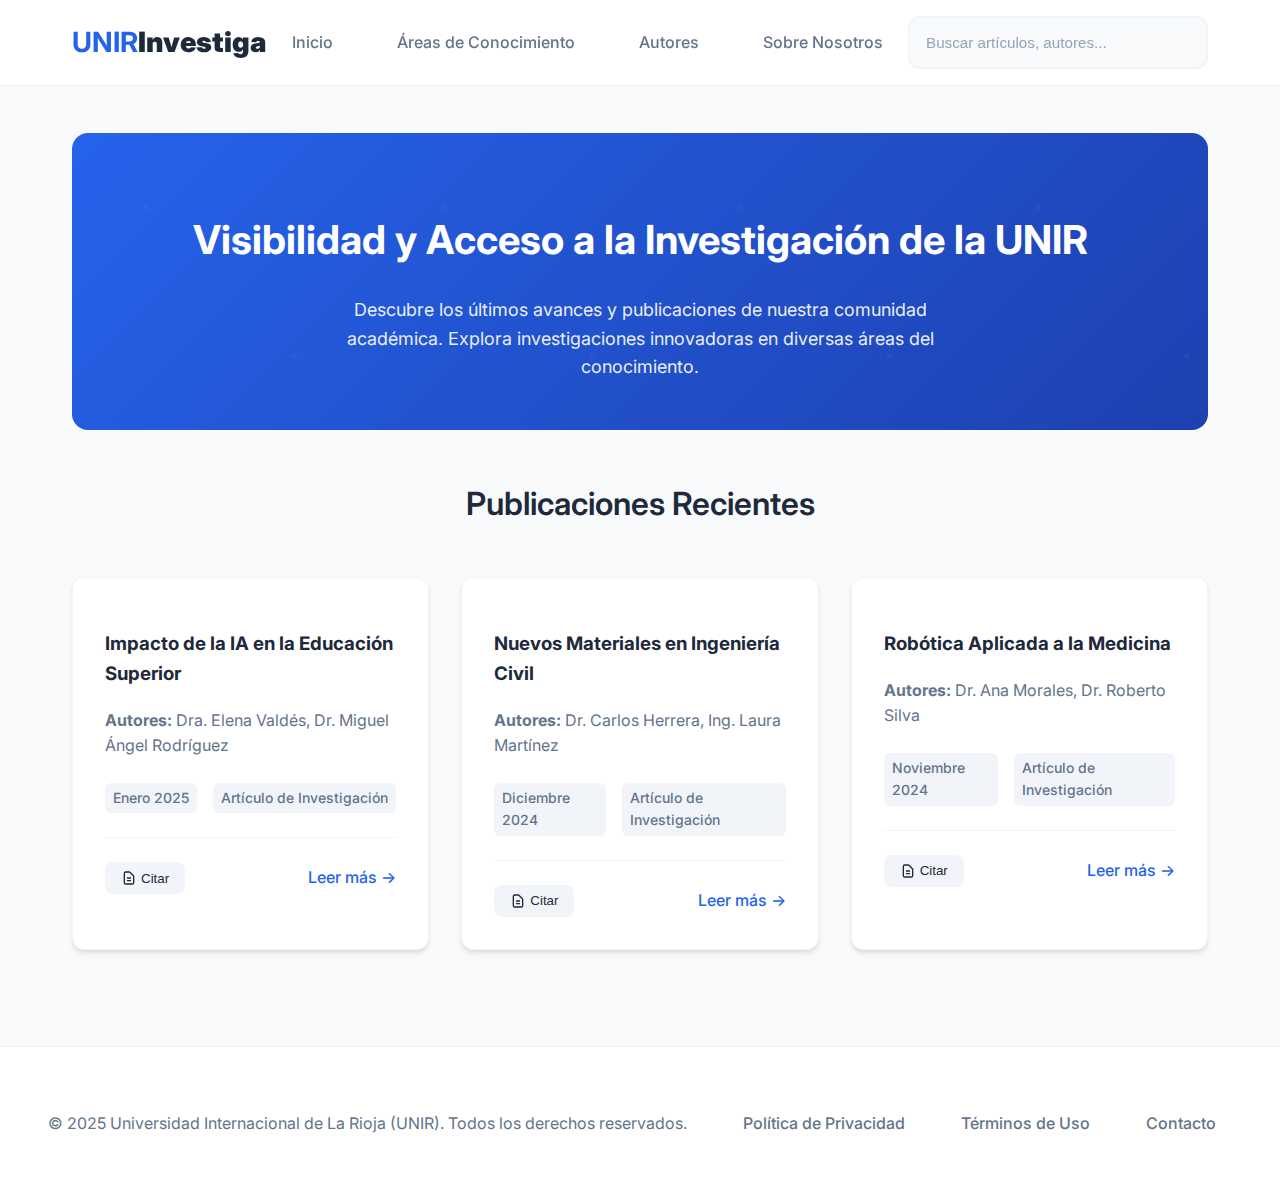
<file: index.html>
<!DOCTYPE html>
<html lang="es">
<head>
    <meta charset="UTF-8">
    <meta name="viewport" content="width=device-width, initial-scale=1.0">
    <meta name="description" content="Repositorio de investigación de la Universidad Internacional de La Rioja. Descubre publicaciones, artículos y trabajos de nuestra comunidad académica.">
    <meta name="keywords" content="UNIR, investigación, publicaciones, artículos académicos, universidad">
    <title>UNIR Investiga - Repositorio de Investigación</title>
    <link rel="preconnect" href="https://fonts.googleapis.com">
    <link rel="preconnect" href="https://fonts.gstatic.com" crossorigin>
    <link href="https://fonts.googleapis.com/css2?family=Inter:wght@400;500;600;700&display=swap" rel="stylesheet">
    <link rel="stylesheet" href="style.css">
</head>
<body>

    <header>
        <div class="header-container">
            <a href="#" class="logo" aria-label="UNIR Investiga - Página principal">
                UNIR<strong>Investiga</strong>
            </a>
            <nav role="navigation" aria-label="Navegación principal">
                <a href="#" aria-current="page">Inicio</a>
                <a href="areas-conocimiento.html">Áreas de Conocimiento</a>
                <a href="autores.html">Autores</a>
                <a href="sobre-nosotros.html">Sobre Nosotros</a>
            </nav>
            <div class="search-container">
                <input 
                    type="text" 
                    id="search-input" 
                    placeholder="Buscar artículos, autores..." 
                    aria-label="Buscar en el repositorio"
                    autocomplete="off"
                >
                <div id="search-results" class="search-results-hidden" role="listbox" aria-label="Resultados de búsqueda"></div>
            </div>
        </div>
    </header>

    <main role="main">
        <section class="hero-section" aria-labelledby="hero-title">
            <h1 id="hero-title">Visibilidad y Acceso a la Investigación de la UNIR</h1>
            <p>Descubre los últimos avances y publicaciones de nuestra comunidad académica. Explora investigaciones innovadoras en diversas áreas del conocimiento.</p>
        </section>

        <section class="publications-section" aria-labelledby="publications-title">
            <h2 id="publications-title">Publicaciones Recientes</h2>
            <div class="grid-container">
                <article class="article-card" role="article">
                    <h3>Impacto de la IA en la Educación Superior</h3>
                    <p><strong>Autores:</strong> Dra. Elena Valdés, Dr. Miguel Ángel Rodríguez</p>
                    <p class="article-meta">
                        <span class="publication-date">Enero 2025</span>
                        <span class="publication-type">Artículo de Investigación</span>
                    </p>
                    <div class="card-actions">
                        <button class="cite-button" aria-label="Citar este artículo">
                            <svg width="16" height="16" viewBox="0 0 24 24" fill="none" stroke="currentColor" stroke-width="2">
                                <path d="M9 12h6m-6 4h6m2 5H7a2 2 0 0 1-2-2V5a2 2 0 0 1 2-2h5.586a1 1 0 0 1 .707.293l5.414 5.414a1 1 0 0 1 .293.707V19a2 2 0 0 1-2 2z"/>
                            </svg>
                            Citar
                        </button>
                        <a href="articulo.html" aria-label="Leer artículo completo">
                            Leer más
                        </a>
                    </div>
                </article>

                <article class="article-card" role="article">
                    <h3>Nuevos Materiales en Ingeniería Civil</h3>
                    <p><strong>Autores:</strong> Dr. Carlos Herrera, Ing. Laura Martínez</p>
                    <p class="article-meta">
                        <span class="publication-date">Diciembre 2024</span>
                        <span class="publication-type">Artículo de Investigación</span>
                    </p>
                    <div class="card-actions">
                        <button class="cite-button" aria-label="Citar este artículo">
                            <svg width="16" height="16" viewBox="0 0 24 24" fill="none" stroke="currentColor" stroke-width="2">
                                <path d="M9 12h6m-6 4h6m2 5H7a2 2 0 0 1-2-2V5a2 2 0 0 1 2-2h5.586a1 1 0 0 1 .707.293l5.414 5.414a1 1 0 0 1 .293.707V19a2 2 0 0 1-2 2z"/>
                            </svg>
                            Citar
                        </button>
                        <a href="articulo.html" aria-label="Leer artículo completo">
                            Leer más
                        </a>
                    </div>
                </article>

                <article class="article-card" role="article">
                    <h3>Robótica Aplicada a la Medicina</h3>
                    <p><strong>Autores:</strong> Dr. Ana Morales, Dr. Roberto Silva</p>
                    <p class="article-meta">
                        <span class="publication-date">Noviembre 2024</span>
                        <span class="publication-type">Artículo de Investigación</span>
                    </p>
                    <div class="card-actions">
                        <button class="cite-button" aria-label="Citar este artículo">
                            <svg width="16" height="16" viewBox="0 0 24 24" fill="none" stroke="currentColor" stroke-width="2">
                                <path d="M9 12h6m-6 4h6m2 5H7a2 2 0 0 1-2-2V5a2 2 0 0 1 2-2h5.586a1 1 0 0 1 .707.293l5.414 5.414a1 1 0 0 1 .293.707V19a2 2 0 0 1-2 2z"/>
                            </svg>
                            Citar
                        </button>
                        <a href="articulo.html" aria-label="Leer artículo completo">
                            Leer más
                        </a>
                    </div>
                </article>
            </div>
        </section>
    </main>

    <footer role="contentinfo">
        <div class="footer-content">
            <p>&copy; 2025 Universidad Internacional de La Rioja (UNIR). Todos los derechos reservados.</p>
            <nav class="footer-nav" aria-label="Enlaces del pie de página">
                <a href="#">Política de Privacidad</a>
                <a href="#">Términos de Uso</a>
                <a href="#">Contacto</a>
            </nav>
        </div>
    </footer>

    <!-- Modal de Citación -->
    <div id="citation-modal" class="modal-hidden" role="dialog" aria-labelledby="modal-title" aria-hidden="true">
        <div class="modal-content">
            <button class="close-button" aria-label="Cerrar modal">&times;</button>
            <h3 id="modal-title">Citar Artículo</h3>
            <div class="citation-format">
                <strong>Formato APA 7:</strong>
                <p>Valdés, E., & Rodríguez, M. A. (2025). Impacto de la IA en la Educación Superior. <em>UNIR Investiga Journal</em>, <em>8</em>(1), 1-15.</p>
            </div>
            <div class="citation-actions">
                <button class="copy-button" aria-label="Copiar cita al portapapeles">
                    <svg width="16" height="16" viewBox="0 0 24 24" fill="none" stroke="currentColor" stroke-width="2">
                        <rect x="9" y="9" width="13" height="13" rx="2" ry="2"/>
                        <path d="M5 15H4a2 2 0 0 1-2-2V4a2 2 0 0 1 2-2h9a2 2 0 0 1 2 2v1"/>
                    </svg>
                    Copiar Cita
                </button>
                <button class="secondary-button" aria-label="Descargar cita en formato BibTeX">
                    Descargar BibTeX
                </button>
            </div>
        </div>
    </div>
    
    <script src="script.js"></script>
</body>
</html>
</file>
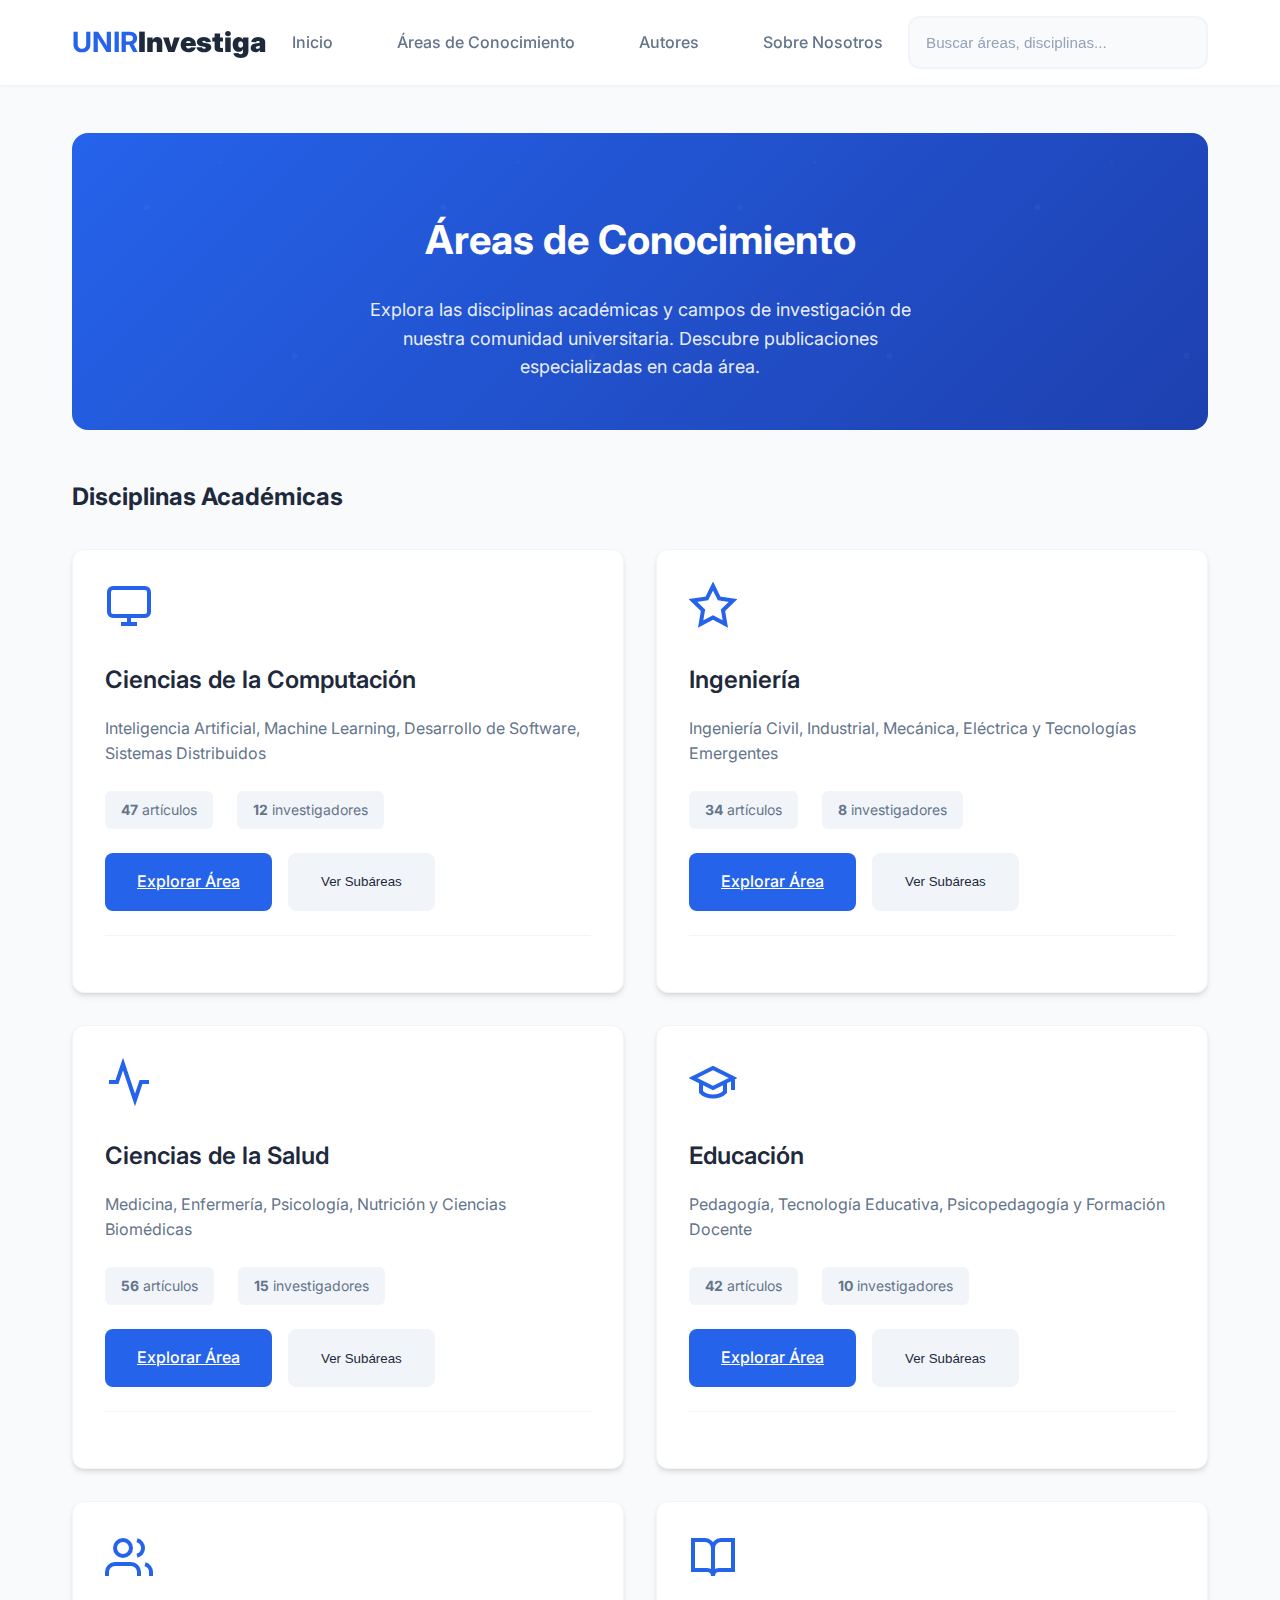
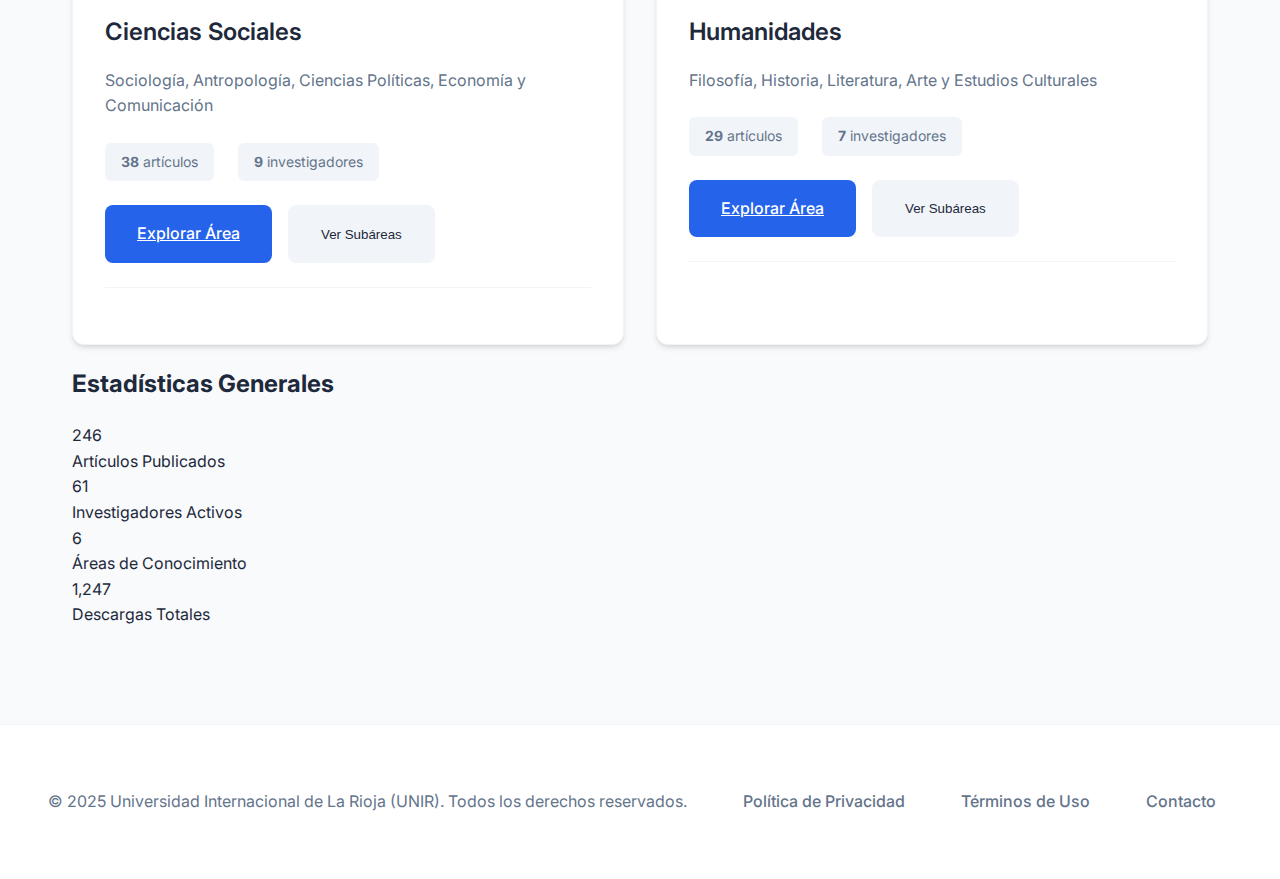
<file: areas-conocimiento.html>
<!DOCTYPE html>
<html lang="es">
<head>
    <meta charset="UTF-8">
    <meta name="viewport" content="width=device-width, initial-scale=1.0">
    <meta name="description" content="Explora las áreas de conocimiento y disciplinas académicas de la Universidad Internacional de La Rioja. Descubre investigaciones por campo de estudio.">
    <meta name="keywords" content="áreas de conocimiento, disciplinas académicas, investigación, UNIR, ciencias, humanidades, tecnología">
    <title>Áreas de Conocimiento - UNIR Investiga</title>
    <link rel="preconnect" href="https://fonts.googleapis.com">
    <link rel="preconnect" href="https://fonts.gstatic.com" crossorigin>
    <link href="https://fonts.googleapis.com/css2?family=Inter:wght@400;500;600;700&display=swap" rel="stylesheet">
    <link rel="stylesheet" href="style.css">
</head>
<body>

    <header>
        <div class="header-container">
            <a href="index.html" class="logo" aria-label="UNIR Investiga - Página principal">
                UNIR<strong>Investiga</strong>
            </a>
            <nav role="navigation" aria-label="Navegación principal">
                <a href="index.html">Inicio</a>
                <a href="areas-conocimiento.html" aria-current="page">Áreas de Conocimiento</a>
                <a href="autores.html">Autores</a>
                <a href="sobre-nosotros.html">Sobre Nosotros</a>
            </nav>
            <div class="search-container">
                <input 
                    type="text" 
                    id="search-input" 
                    placeholder="Buscar áreas, disciplinas..." 
                    aria-label="Buscar en el repositorio"
                    autocomplete="off"
                >
                <div id="search-results" class="search-results-hidden" role="listbox" aria-label="Resultados de búsqueda"></div>
            </div>
        </div>
    </header>

    <main role="main">
        <section class="hero-section" aria-labelledby="hero-title">
            <h1 id="hero-title">Áreas de Conocimiento</h1>
            <p>Explora las disciplinas académicas y campos de investigación de nuestra comunidad universitaria. Descubre publicaciones especializadas en cada área.</p>
        </section>

        <section class="areas-section" aria-labelledby="areas-title">
            <h2 id="areas-title">Disciplinas Académicas</h2>
            
            <div class="areas-grid">
                <!-- Ciencias de la Computación -->
                <div class="area-card" data-area="computacion">
                    <div class="area-icon">
                        <svg width="48" height="48" viewBox="0 0 24 24" fill="none" stroke="currentColor" stroke-width="2">
                            <rect x="2" y="3" width="20" height="14" rx="2" ry="2"/>
                            <line x1="8" y1="21" x2="16" y2="21"/>
                            <line x1="12" y1="17" x2="12" y2="21"/>
                        </svg>
                    </div>
                    <h3>Ciencias de la Computación</h3>
                    <p>Inteligencia Artificial, Machine Learning, Desarrollo de Software, Sistemas Distribuidos</p>
                    <div class="area-stats">
                        <span class="stat">
                            <strong>47</strong> artículos
                        </span>
                        <span class="stat">
                            <strong>12</strong> investigadores
                        </span>
                    </div>
                    <div class="area-actions">
                        <a href="#" class="primary-button">Explorar Área</a>
                        <button class="secondary-button" onclick="toggleSubareas('computacion')">
                            Ver Subáreas
                        </button>
                    </div>
                    <div class="subareas" id="subareas-computacion">
                        <h4>Subáreas:</h4>
                        <ul>
                            <li><a href="#">Inteligencia Artificial</a></li>
                            <li><a href="#">Machine Learning</a></li>
                            <li><a href="#">Desarrollo Web</a></li>
                            <li><a href="#">Ciberseguridad</a></li>
                            <li><a href="#">Big Data</a></li>
                        </ul>
                    </div>
                </div>

                <!-- Ingeniería -->
                <div class="area-card" data-area="ingenieria">
                    <div class="area-icon">
                        <svg width="48" height="48" viewBox="0 0 24 24" fill="none" stroke="currentColor" stroke-width="2">
                            <path d="M12 2l3.09 6.26L22 9.27l-5 4.87 1.18 6.88L12 17.77l-6.18 3.25L7 14.14 2 9.27l6.91-1.01L12 2z"/>
                        </svg>
                    </div>
                    <h3>Ingeniería</h3>
                    <p>Ingeniería Civil, Industrial, Mecánica, Eléctrica y Tecnologías Emergentes</p>
                    <div class="area-stats">
                        <span class="stat">
                            <strong>34</strong> artículos
                        </span>
                        <span class="stat">
                            <strong>8</strong> investigadores
                        </span>
                    </div>
                    <div class="area-actions">
                        <a href="#" class="primary-button">Explorar Área</a>
                        <button class="secondary-button" onclick="toggleSubareas('ingenieria')">
                            Ver Subáreas
                        </button>
                    </div>
                    <div class="subareas" id="subareas-ingenieria">
                        <h4>Subáreas:</h4>
                        <ul>
                            <li><a href="#">Ingeniería Civil</a></li>
                            <li><a href="#">Ingeniería Industrial</a></li>
                            <li><a href="#">Ingeniería Mecánica</a></li>
                            <li><a href="#">Ingeniería Eléctrica</a></li>
                            <li><a href="#">Robótica</a></li>
                        </ul>
                    </div>
                </div>

                <!-- Ciencias de la Salud -->
                <div class="area-card" data-area="salud">
                    <div class="area-icon">
                        <svg width="48" height="48" viewBox="0 0 24 24" fill="none" stroke="currentColor" stroke-width="2">
                            <path d="M22 12h-4l-3 9L9 3l-3 9H2"/>
                        </svg>
                    </div>
                    <h3>Ciencias de la Salud</h3>
                    <p>Medicina, Enfermería, Psicología, Nutrición y Ciencias Biomédicas</p>
                    <div class="area-stats">
                        <span class="stat">
                            <strong>56</strong> artículos
                        </span>
                        <span class="stat">
                            <strong>15</strong> investigadores
                        </span>
                    </div>
                    <div class="area-actions">
                        <a href="#" class="primary-button">Explorar Área</a>
                        <button class="secondary-button" onclick="toggleSubareas('salud')">
                            Ver Subáreas
                        </button>
                    </div>
                    <div class="subareas" id="subareas-salud">
                        <h4>Subáreas:</h4>
                        <ul>
                            <li><a href="#">Medicina</a></li>
                            <li><a href="#">Enfermería</a></li>
                            <li><a href="#">Psicología</a></li>
                            <li><a href="#">Nutrición</a></li>
                            <li><a href="#">Farmacología</a></li>
                        </ul>
                    </div>
                </div>

                <!-- Educación -->
                <div class="area-card" data-area="educacion">
                    <div class="area-icon">
                        <svg width="48" height="48" viewBox="0 0 24 24" fill="none" stroke="currentColor" stroke-width="2">
                            <path d="M22 10v6M2 10l10-5 10 5-10 5z"/>
                            <path d="M6 12v5c3 3 9 3 12 0v-5"/>
                        </svg>
                    </div>
                    <h3>Educación</h3>
                    <p>Pedagogía, Tecnología Educativa, Psicopedagogía y Formación Docente</p>
                    <div class="area-stats">
                        <span class="stat">
                            <strong>42</strong> artículos
                        </span>
                        <span class="stat">
                            <strong>10</strong> investigadores
                        </span>
                    </div>
                    <div class="area-actions">
                        <a href="#" class="primary-button">Explorar Área</a>
                        <button class="secondary-button" onclick="toggleSubareas('educacion')">
                            Ver Subáreas
                        </button>
                    </div>
                    <div class="subareas" id="subareas-educacion">
                        <h4>Subáreas:</h4>
                        <ul>
                            <li><a href="#">Pedagogía</a></li>
                            <li><a href="#">Tecnología Educativa</a></li>
                            <li><a href="#">Psicopedagogía</a></li>
                            <li><a href="#">Formación Docente</a></li>
                            <li><a href="#">Educación Inclusiva</a></li>
                        </ul>
                    </div>
                </div>

                <!-- Ciencias Sociales -->
                <div class="area-card" data-area="sociales">
                    <div class="area-icon">
                        <svg width="48" height="48" viewBox="0 0 24 24" fill="none" stroke="currentColor" stroke-width="2">
                            <path d="M17 21v-2a4 4 0 0 0-4-4H5a4 4 0 0 0-4 4v2"/>
                            <circle cx="9" cy="7" r="4"/>
                            <path d="M23 21v-2a4 4 0 0 0-3-3.87"/>
                            <path d="M16 3.13a4 4 0 0 1 0 7.75"/>
                        </svg>
                    </div>
                    <h3>Ciencias Sociales</h3>
                    <p>Sociología, Antropología, Ciencias Políticas, Economía y Comunicación</p>
                    <div class="area-stats">
                        <span class="stat">
                            <strong>38</strong> artículos
                        </span>
                        <span class="stat">
                            <strong>9</strong> investigadores
                        </span>
                    </div>
                    <div class="area-actions">
                        <a href="#" class="primary-button">Explorar Área</a>
                        <button class="secondary-button" onclick="toggleSubareas('sociales')">
                            Ver Subáreas
                        </button>
                    </div>
                    <div class="subareas" id="subareas-sociales">
                        <h4>Subáreas:</h4>
                        <ul>
                            <li><a href="#">Sociología</a></li>
                            <li><a href="#">Antropología</a></li>
                            <li><a href="#">Ciencias Políticas</a></li>
                            <li><a href="#">Economía</a></li>
                            <li><a href="#">Comunicación</a></li>
                        </ul>
                    </div>
                </div>

                <!-- Humanidades -->
                <div class="area-card" data-area="humanidades">
                    <div class="area-icon">
                        <svg width="48" height="48" viewBox="0 0 24 24" fill="none" stroke="currentColor" stroke-width="2">
                            <path d="M2 3h6a4 4 0 0 1 4 4v14a3 3 0 0 0-3-3H2z"/>
                            <path d="M22 3h-6a4 4 0 0 0-4 4v14a3 3 0 0 1 3-3h7z"/>
                        </svg>
                    </div>
                    <h3>Humanidades</h3>
                    <p>Filosofía, Historia, Literatura, Arte y Estudios Culturales</p>
                    <div class="area-stats">
                        <span class="stat">
                            <strong>29</strong> artículos
                        </span>
                        <span class="stat">
                            <strong>7</strong> investigadores
                        </span>
                    </div>
                    <div class="area-actions">
                        <a href="#" class="primary-button">Explorar Área</a>
                        <button class="secondary-button" onclick="toggleSubareas('humanidades')">
                            Ver Subáreas
                        </button>
                    </div>
                    <div class="subareas" id="subareas-humanidades">
                        <h4>Subáreas:</h4>
                        <ul>
                            <li><a href="#">Filosofía</a></li>
                            <li><a href="#">Historia</a></li>
                            <li><a href="#">Literatura</a></li>
                            <li><a href="#">Arte</a></li>
                            <li><a href="#">Estudios Culturales</a></li>
                        </ul>
                    </div>
                </div>
            </div>
        </section>

        <section class="stats-section">
            <h2>Estadísticas Generales</h2>
            <div class="stats-grid">
                <div class="stat-card">
                    <div class="stat-number">246</div>
                    <div class="stat-label">Artículos Publicados</div>
                </div>
                <div class="stat-card">
                    <div class="stat-number">61</div>
                    <div class="stat-label">Investigadores Activos</div>
                </div>
                <div class="stat-card">
                    <div class="stat-number">6</div>
                    <div class="stat-label">Áreas de Conocimiento</div>
                </div>
                <div class="stat-card">
                    <div class="stat-number">1,247</div>
                    <div class="stat-label">Descargas Totales</div>
                </div>
            </div>
        </section>
    </main>

    <footer role="contentinfo">
        <div class="footer-content">
            <p>&copy; 2025 Universidad Internacional de La Rioja (UNIR). Todos los derechos reservados.</p>
            <nav class="footer-nav" aria-label="Enlaces del pie de página">
                <a href="#">Política de Privacidad</a>
                <a href="#">Términos de Uso</a>
                <a href="#">Contacto</a>
            </nav>
        </div>
    </footer>

    <script src="script.js"></script>
    <script>
        // Funcionalidad específica para la página de áreas de conocimiento
        function toggleSubareas(areaId) {
            const subareas = document.getElementById(`subareas-${areaId}`);
            const button = event.target;
            
            if (subareas.classList.contains('show')) {
                subareas.classList.remove('show');
                button.textContent = 'Ver Subáreas';
            } else {
                // Cerrar todas las subáreas abiertas
                document.querySelectorAll('.subareas').forEach(sub => {
                    sub.classList.remove('show');
                });
                document.querySelectorAll('.secondary-button').forEach(btn => {
                    btn.textContent = 'Ver Subáreas';
                });
                
                // Abrir la subárea seleccionada
                subareas.classList.add('show');
                button.textContent = 'Ocultar Subáreas';
            }
        }

        // Filtro de áreas por búsqueda
        document.getElementById('search-input').addEventListener('input', function() {
            const query = this.value.toLowerCase();
            const areaCards = document.querySelectorAll('.area-card');
            
            areaCards.forEach(card => {
                const title = card.querySelector('h3').textContent.toLowerCase();
                const description = card.querySelector('p').textContent.toLowerCase();
                
                if (title.includes(query) || description.includes(query)) {
                    card.style.display = 'block';
                } else {
                    card.style.display = 'none';
                }
            });
        });
    </script>
</body>
</html>
</file>
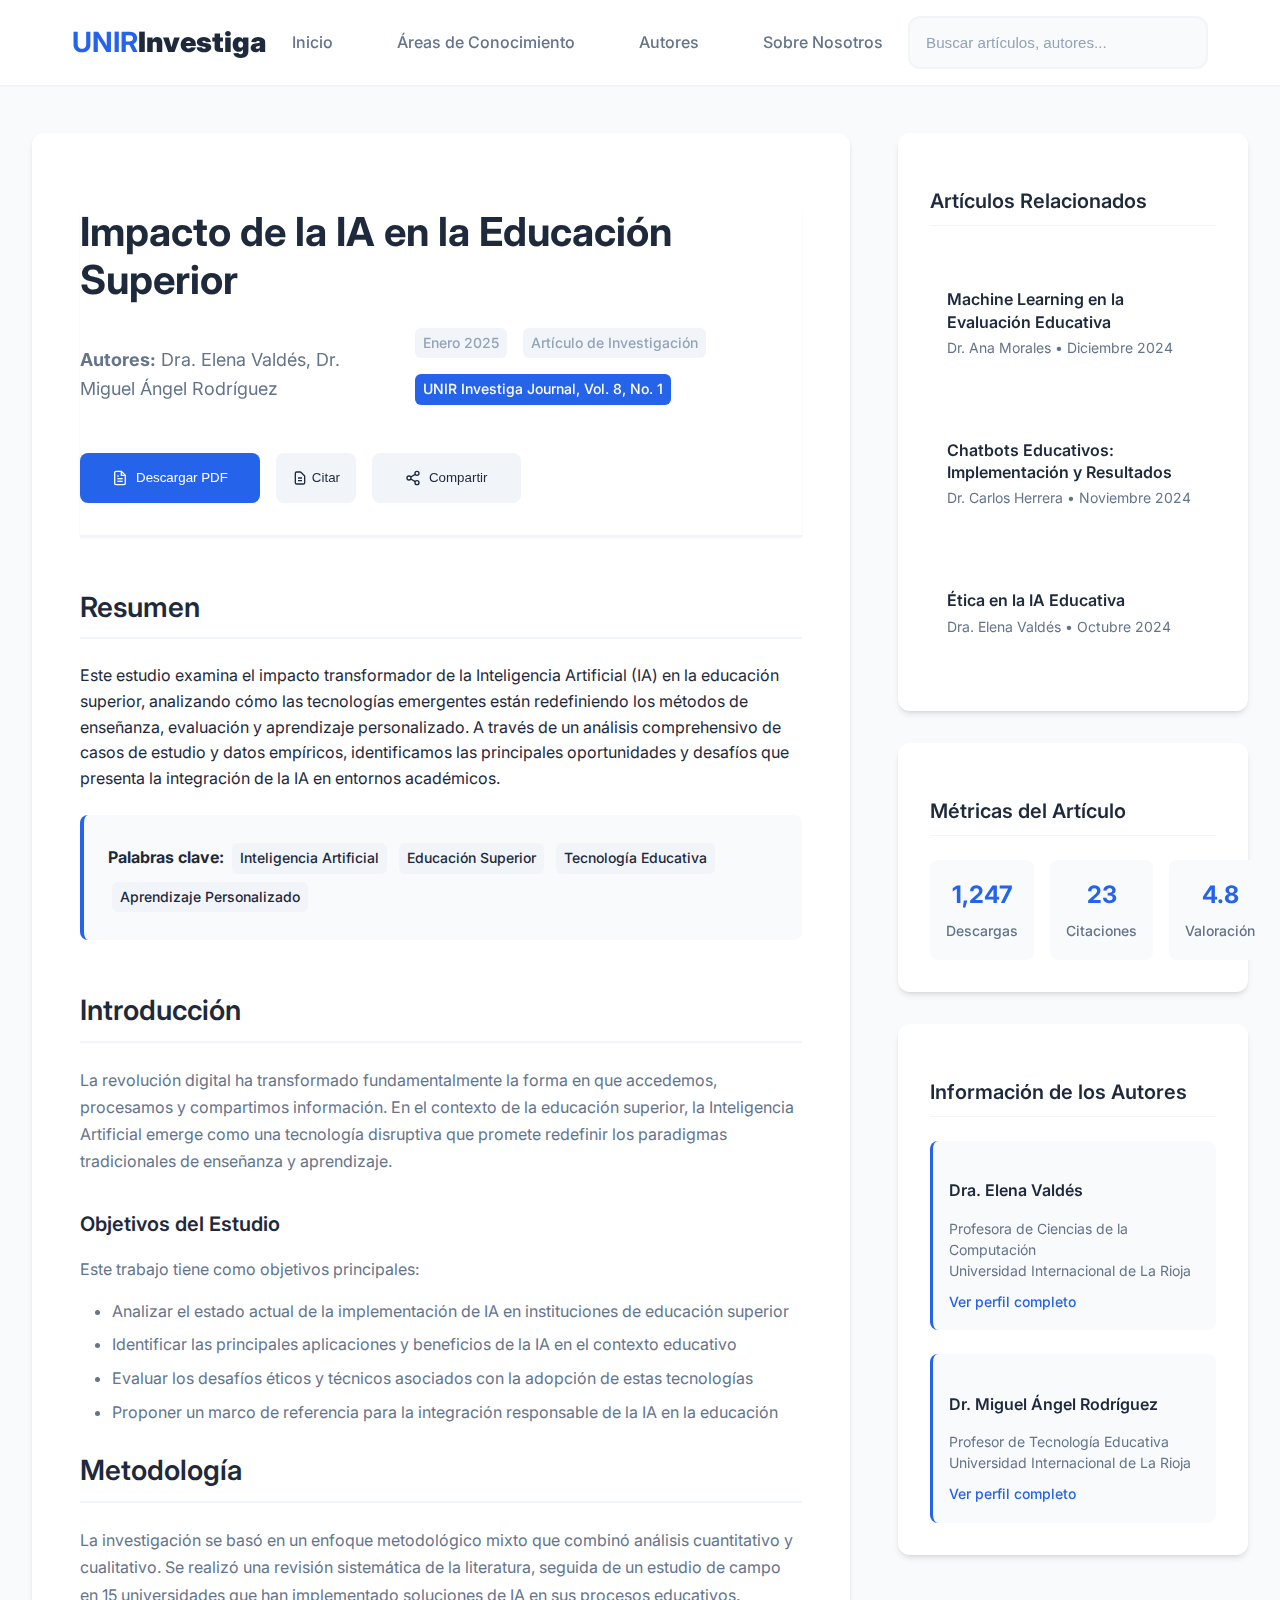
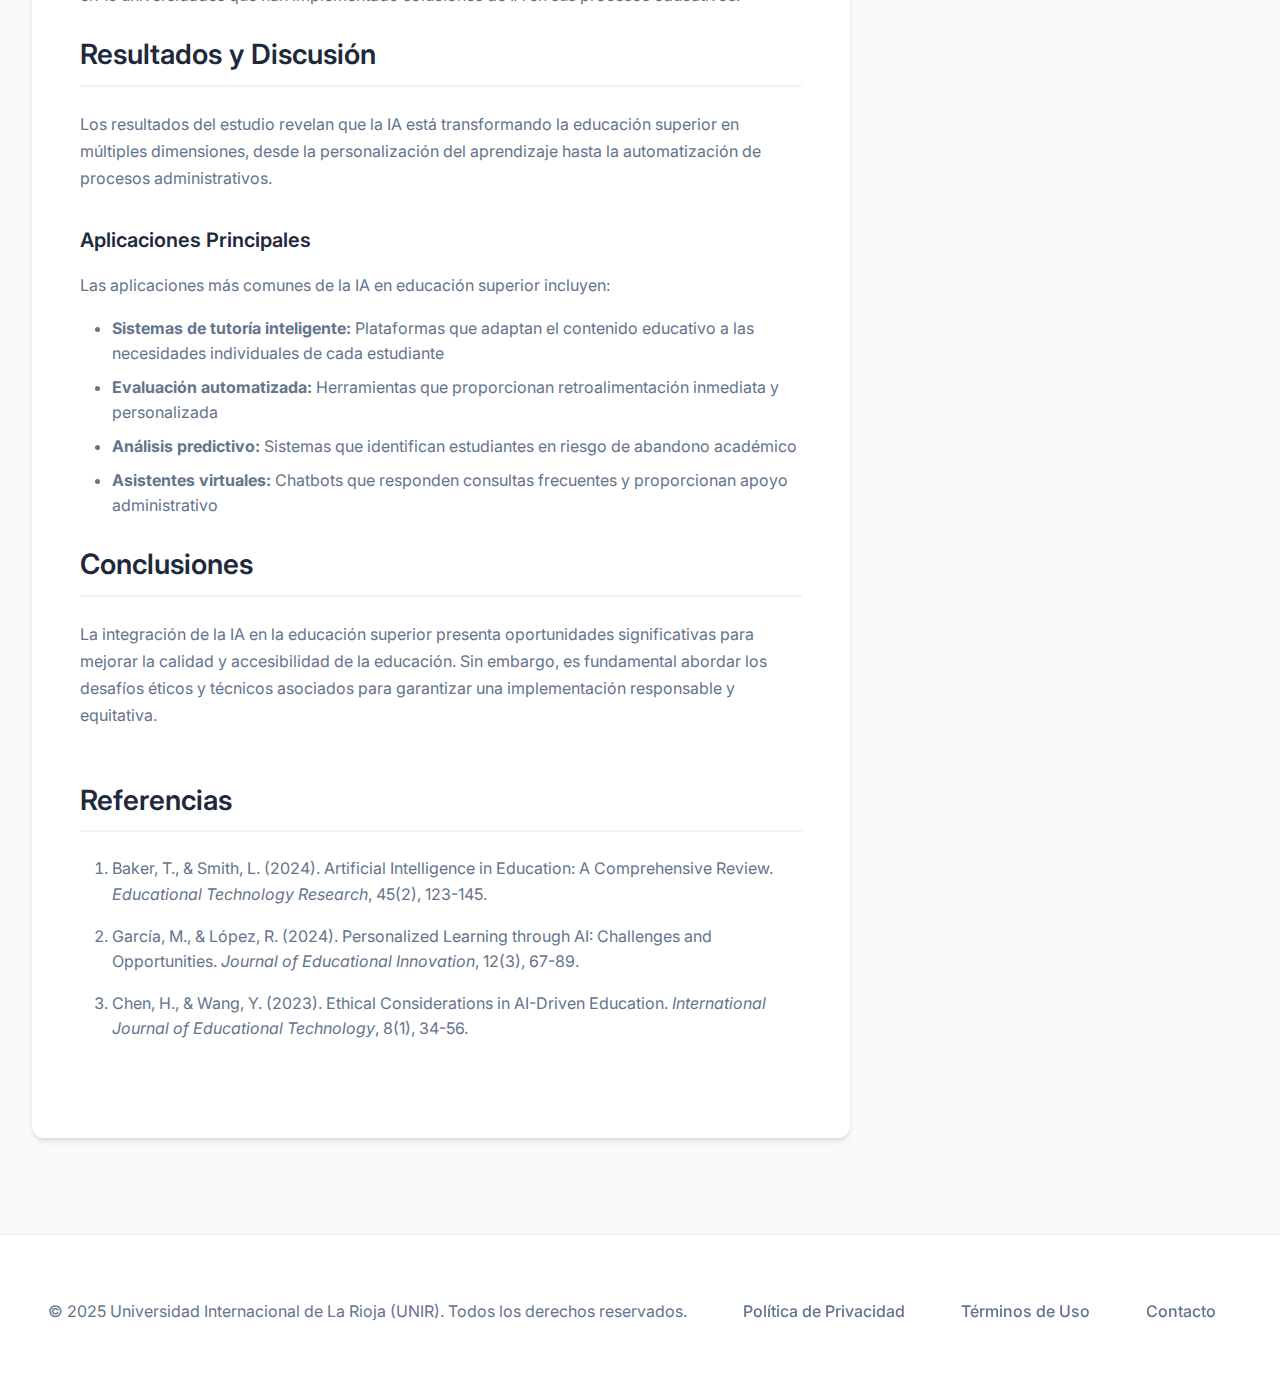
<file: articulo.html>
<!DOCTYPE html>
<html lang="es">
<head>
    <meta charset="UTF-8">
    <meta name="viewport" content="width=device-width, initial-scale=1.0">
    <meta name="description" content="Artículo de investigación: Impacto de la IA en la Educación Superior. Autores: Dra. Elena Valdés, Dr. Miguel Ángel Rodríguez">
    <meta name="keywords" content="IA, educación superior, investigación, UNIR, Elena Valdés">
    <title>Impacto de la IA en la Educación Superior - UNIR Investiga</title>
    <link rel="preconnect" href="https://fonts.googleapis.com">
    <link rel="preconnect" href="https://fonts.gstatic.com" crossorigin>
    <link href="https://fonts.googleapis.com/css2?family=Inter:wght@400;500;600;700&display=swap" rel="stylesheet">
    <link rel="stylesheet" href="style.css">
</head>
<body>

    <header>
        <div class="header-container">
            <a href="index.html" class="logo" aria-label="UNIR Investiga - Página principal">
                UNIR<strong>Investiga</strong>
            </a>
            <nav role="navigation" aria-label="Navegación principal">
                <a href="index.html">Inicio</a>
                <a href="#" aria-current="page">Áreas de Conocimiento</a>
                <a href="#">Autores</a>
                <a href="#">Sobre Nosotros</a>
            </nav>
            <div class="search-container">
                <input 
                    type="text" 
                    id="search-input" 
                    placeholder="Buscar artículos, autores..." 
                    aria-label="Buscar en el repositorio"
                    autocomplete="off"
                >
                <div id="search-results" class="search-results-hidden" role="listbox" aria-label="Resultados de búsqueda"></div>
            </div>
        </div>
    </header>

    <main role="main" class="article-main">
        <div class="article-container">
            <article class="article-content">
                <header class="article-header">
                    <h1 class="article-title">Impacto de la IA en la Educación Superior</h1>
                    <div class="article-meta">
                        <p class="article-authors">
                            <strong>Autores:</strong> Dra. Elena Valdés, Dr. Miguel Ángel Rodríguez
                        </p>
                        <div class="article-details">
                            <span class="publication-date">Enero 2025</span>
                            <span class="publication-type">Artículo de Investigación</span>
                            <span class="publication-journal">UNIR Investiga Journal, Vol. 8, No. 1</span>
                        </div>
                    </div>

                    <div class="article-actions">
                        <button class="primary-button" aria-label="Descargar PDF del artículo">
                            <svg width="16" height="16" viewBox="0 0 24 24" fill="none" stroke="currentColor" stroke-width="2">
                                <path d="M14 2H6a2 2 0 0 0-2 2v16a2 2 0 0 0 2 2h12a2 2 0 0 0 2-2V8z"/>
                                <polyline points="14,2 14,8 20,8"/>
                                <line x1="16" y1="13" x2="8" y2="13"/>
                                <line x1="16" y1="17" x2="8" y2="17"/>
                                <polyline points="10,9 9,9 8,9"/>
                            </svg>
                            Descargar PDF
                        </button>
                        <button class="cite-button" aria-label="Citar este artículo">
                            <svg width="16" height="16" viewBox="0 0 24 24" fill="none" stroke="currentColor" stroke-width="2">
                                <path d="M9 12h6m-6 4h6m2 5H7a2 2 0 0 1-2-2V5a2 2 0 0 1 2-2h5.586a1 1 0 0 1 .707.293l5.414 5.414a1 1 0 0 1 .293.707V19a2 2 0 0 1-2 2z"/>
                            </svg>
                            Citar
                        </button>
                        <button class="secondary-button" aria-label="Compartir artículo">
                            <svg width="16" height="16" viewBox="0 0 24 24" fill="none" stroke="currentColor" stroke-width="2">
                                <circle cx="18" cy="5" r="3"/>
                                <circle cx="6" cy="12" r="3"/>
                                <circle cx="18" cy="19" r="3"/>
                                <line x1="8.59" y1="13.51" x2="15.42" y2="17.49"/>
                                <line x1="15.41" y1="6.51" x2="8.59" y2="10.49"/>
                            </svg>
                            Compartir
                        </button>
                    </div>
                </header>

                <section class="abstract-section">
                    <h2>Resumen</h2>
                    <p>Este estudio examina el impacto transformador de la Inteligencia Artificial (IA) en la educación superior, analizando cómo las tecnologías emergentes están redefiniendo los métodos de enseñanza, evaluación y aprendizaje personalizado. A través de un análisis comprehensivo de casos de estudio y datos empíricos, identificamos las principales oportunidades y desafíos que presenta la integración de la IA en entornos académicos.</p>
                    
                    <div class="keywords">
                        <strong>Palabras clave:</strong>
                        <span class="keyword">Inteligencia Artificial</span>
                        <span class="keyword">Educación Superior</span>
                        <span class="keyword">Tecnología Educativa</span>
                        <span class="keyword">Aprendizaje Personalizado</span>
                    </div>
                </section>

                <section class="article-body">
                    <h2>Introducción</h2>
                    <p>La revolución digital ha transformado fundamentalmente la forma en que accedemos, procesamos y compartimos información. En el contexto de la educación superior, la Inteligencia Artificial emerge como una tecnología disruptiva que promete redefinir los paradigmas tradicionales de enseñanza y aprendizaje.</p>

                    <h3>Objetivos del Estudio</h3>
                    <p>Este trabajo tiene como objetivos principales:</p>
                    <ul>
                        <li>Analizar el estado actual de la implementación de IA en instituciones de educación superior</li>
                        <li>Identificar las principales aplicaciones y beneficios de la IA en el contexto educativo</li>
                        <li>Evaluar los desafíos éticos y técnicos asociados con la adopción de estas tecnologías</li>
                        <li>Proponer un marco de referencia para la integración responsable de la IA en la educación</li>
                    </ul>

                    <h2>Metodología</h2>
                    <p>La investigación se basó en un enfoque metodológico mixto que combinó análisis cuantitativo y cualitativo. Se realizó una revisión sistemática de la literatura, seguida de un estudio de campo en 15 universidades que han implementado soluciones de IA en sus procesos educativos.</p>

                    <h2>Resultados y Discusión</h2>
                    <p>Los resultados del estudio revelan que la IA está transformando la educación superior en múltiples dimensiones, desde la personalización del aprendizaje hasta la automatización de procesos administrativos.</p>

                    <h3>Aplicaciones Principales</h3>
                    <p>Las aplicaciones más comunes de la IA en educación superior incluyen:</p>
                    <ul>
                        <li><strong>Sistemas de tutoría inteligente:</strong> Plataformas que adaptan el contenido educativo a las necesidades individuales de cada estudiante</li>
                        <li><strong>Evaluación automatizada:</strong> Herramientas que proporcionan retroalimentación inmediata y personalizada</li>
                        <li><strong>Análisis predictivo:</strong> Sistemas que identifican estudiantes en riesgo de abandono académico</li>
                        <li><strong>Asistentes virtuales:</strong> Chatbots que responden consultas frecuentes y proporcionan apoyo administrativo</li>
                    </ul>

                    <h2>Conclusiones</h2>
                    <p>La integración de la IA en la educación superior presenta oportunidades significativas para mejorar la calidad y accesibilidad de la educación. Sin embargo, es fundamental abordar los desafíos éticos y técnicos asociados para garantizar una implementación responsable y equitativa.</p>
                </section>

                <section class="references-section">
                    <h2>Referencias</h2>
                    <ol class="references-list">
                        <li>Baker, T., & Smith, L. (2024). Artificial Intelligence in Education: A Comprehensive Review. <em>Educational Technology Research</em>, 45(2), 123-145.</li>
                        <li>García, M., & López, R. (2024). Personalized Learning through AI: Challenges and Opportunities. <em>Journal of Educational Innovation</em>, 12(3), 67-89.</li>
                        <li>Chen, H., & Wang, Y. (2023). Ethical Considerations in AI-Driven Education. <em>International Journal of Educational Technology</em>, 8(1), 34-56.</li>
                    </ol>
                </section>
            </article>

            <aside class="article-sidebar">
                <div class="sidebar-section">
                    <h3>Artículos Relacionados</h3>
                    <ul class="related-articles">
                        <li>
                            <a href="#" class="related-article-link">
                                <h4>Machine Learning en la Evaluación Educativa</h4>
                                <p>Dr. Ana Morales • Diciembre 2024</p>
                            </a>
                        </li>
                        <li>
                            <a href="#" class="related-article-link">
                                <h4>Chatbots Educativos: Implementación y Resultados</h4>
                                <p>Dr. Carlos Herrera • Noviembre 2024</p>
                            </a>
                        </li>
                        <li>
                            <a href="#" class="related-article-link">
                                <h4>Ética en la IA Educativa</h4>
                                <p>Dra. Elena Valdés • Octubre 2024</p>
                            </a>
                        </li>
                    </ul>
                </div>

                <div class="sidebar-section">
                    <h3>Métricas del Artículo</h3>
                    <div class="article-metrics">
                        <div class="metric">
                            <span class="metric-value">1,247</span>
                            <span class="metric-label">Descargas</span>
                        </div>
                        <div class="metric">
                            <span class="metric-value">23</span>
                            <span class="metric-label">Citaciones</span>
                        </div>
                        <div class="metric">
                            <span class="metric-value">4.8</span>
                            <span class="metric-label">Valoración</span>
                        </div>
                    </div>
                </div>

                <div class="sidebar-section">
                    <h3>Información de los Autores</h3>
                    <div class="author-info">
                        <div class="author">
                            <h4>Dra. Elena Valdés</h4>
                            <p>Profesora de Ciencias de la Computación<br>
                            Universidad Internacional de La Rioja</p>
                            <a href="#" class="author-link">Ver perfil completo</a>
                        </div>
                        <div class="author">
                            <h4>Dr. Miguel Ángel Rodríguez</h4>
                            <p>Profesor de Tecnología Educativa<br>
                            Universidad Internacional de La Rioja</p>
                            <a href="#" class="author-link">Ver perfil completo</a>
                        </div>
                    </div>
                </div>
            </aside>
        </div>
    </main>
    
    <footer role="contentinfo">
        <div class="footer-content">
            <p>&copy; 2025 Universidad Internacional de La Rioja (UNIR). Todos los derechos reservados.</p>
            <nav class="footer-nav" aria-label="Enlaces del pie de página">
                <a href="#">Política de Privacidad</a>
                <a href="#">Términos de Uso</a>
                <a href="#">Contacto</a>
            </nav>
        </div>
    </footer>

    <!-- Modal de Citación -->
    <div id="citation-modal" class="modal-hidden" role="dialog" aria-labelledby="modal-title" aria-hidden="true">
        <div class="modal-content">
            <button class="close-button" aria-label="Cerrar modal">&times;</button>
            <h3 id="modal-title">Citar Artículo</h3>
            <div class="citation-format">
                <strong>Formato APA 7:</strong>
                <p>Valdés, E., & Rodríguez, M. A. (2025). Impacto de la IA en la Educación Superior. <em>UNIR Investiga Journal</em>, <em>8</em>(1), 1-15.</p>
            </div>
            <div class="citation-actions">
                <button class="copy-button" aria-label="Copiar cita al portapapeles">
                    <svg width="16" height="16" viewBox="0 0 24 24" fill="none" stroke="currentColor" stroke-width="2">
                        <rect x="9" y="9" width="13" height="13" rx="2" ry="2"/>
                        <path d="M5 15H4a2 2 0 0 1-2-2V4a2 2 0 0 1 2-2h9a2 2 0 0 1 2 2v1"/>
                    </svg>
                    Copiar Cita
                </button>
                <button class="secondary-button" aria-label="Descargar cita en formato BibTeX">
                    Descargar BibTeX
                </button>
            </div>
        </div>
    </div>

    <script src="script.js"></script>
</body>
</html>
</file>
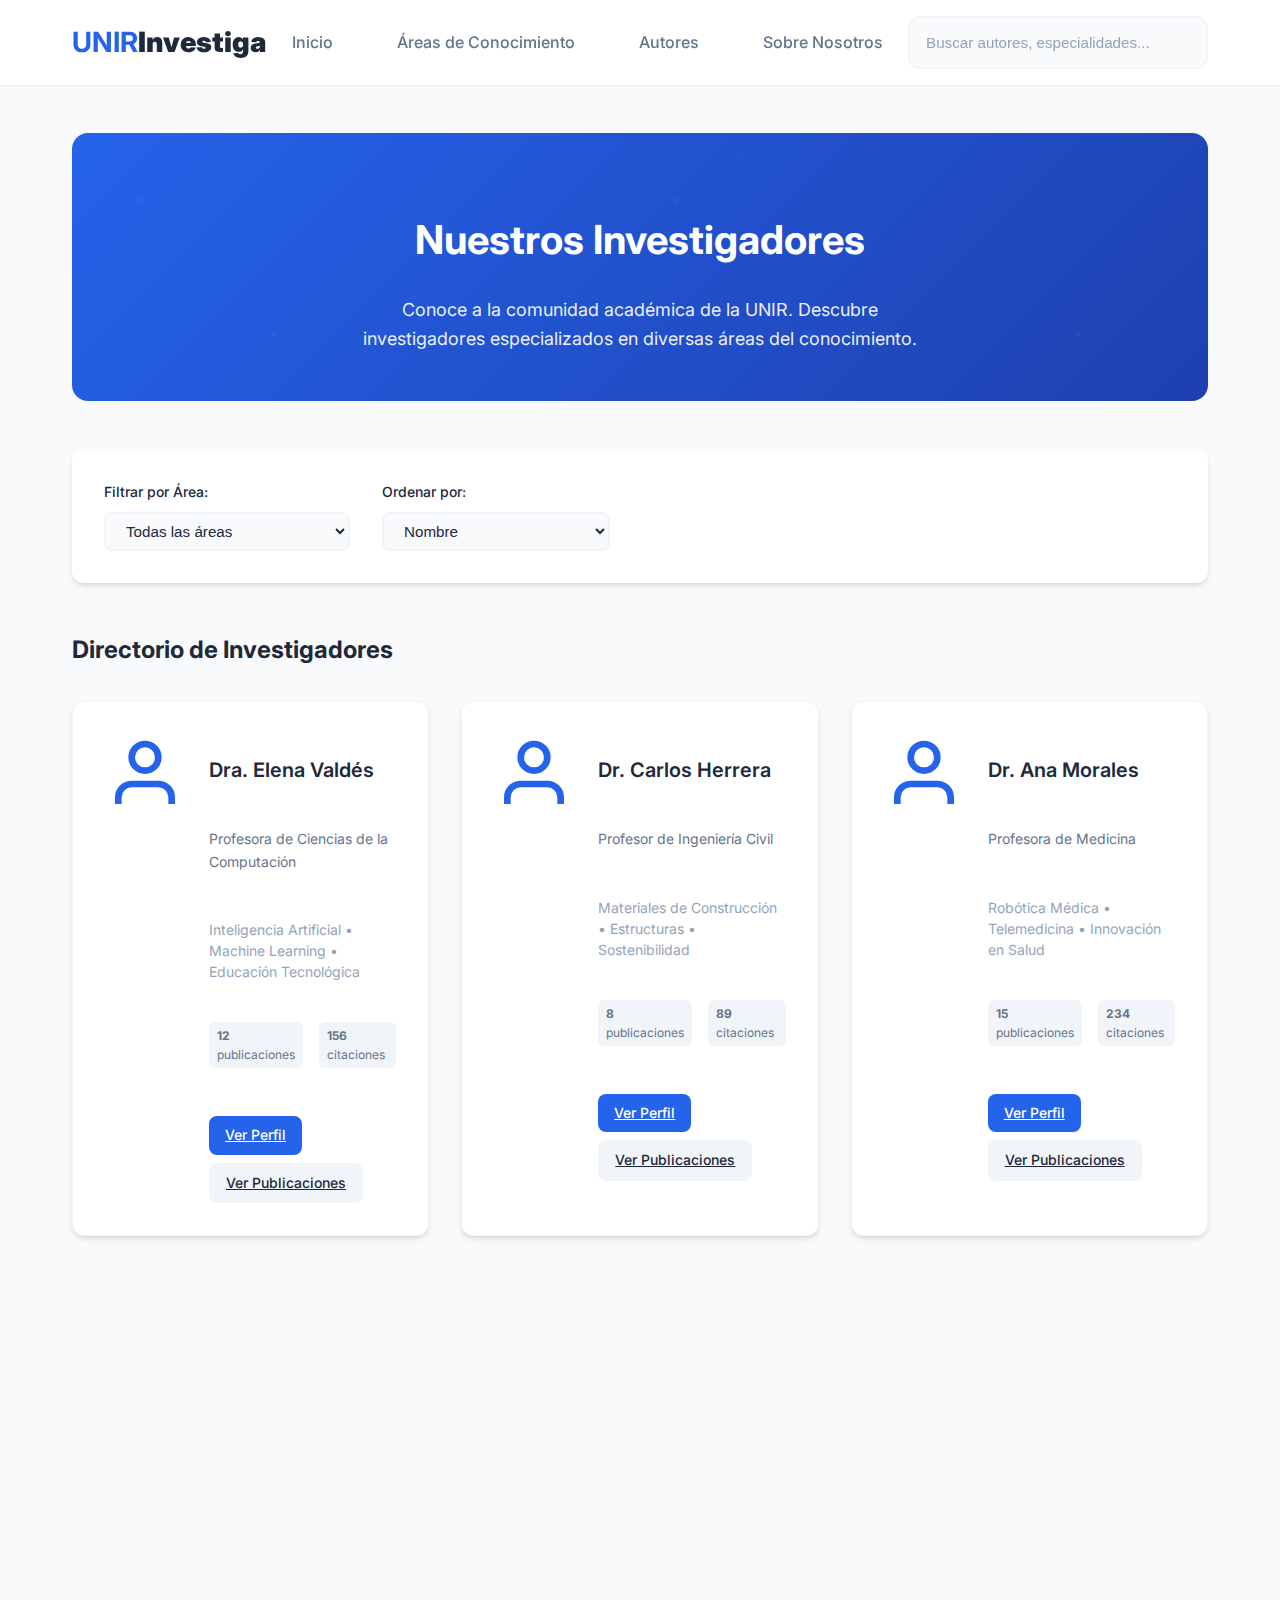
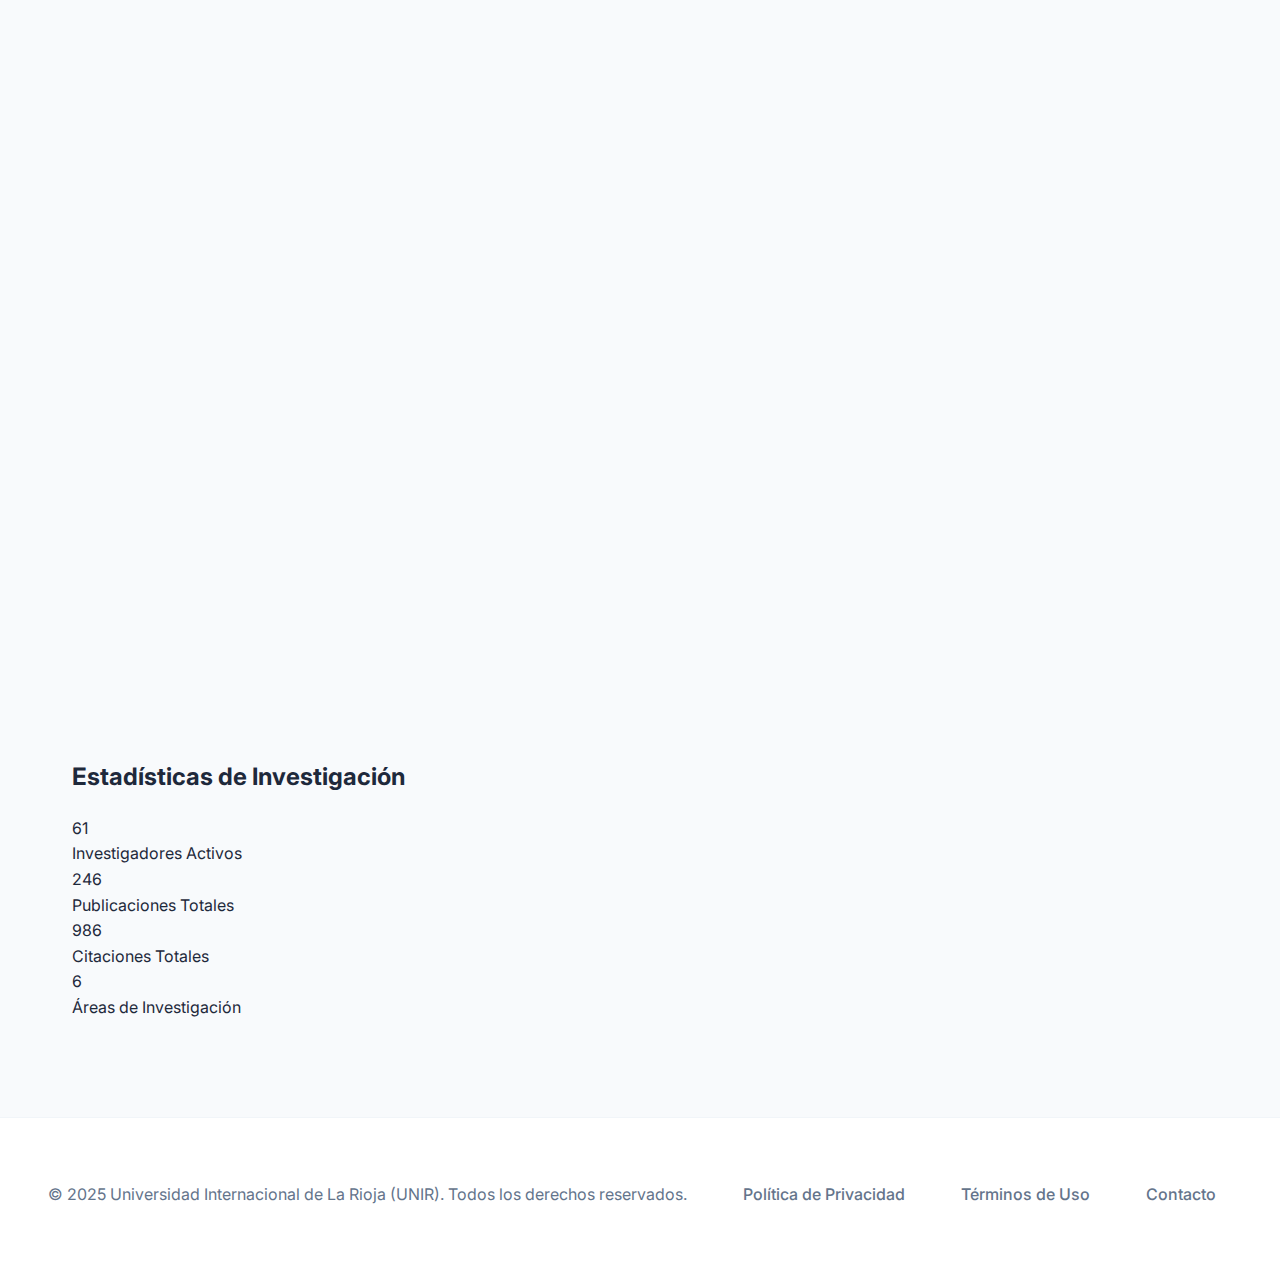
<file: autores.html>
<!DOCTYPE html>
<html lang="es">
<head>
    <meta charset="UTF-8">
    <meta name="viewport" content="width=device-width, initial-scale=1.0">
    <meta name="description" content="Conoce a los investigadores y autores de la Universidad Internacional de La Rioja. Explora sus perfiles, publicaciones y áreas de especialización.">
    <meta name="keywords" content="investigadores, autores, UNIR, perfiles académicos, publicaciones, especialización">
    <title>Autores - UNIR Investiga</title>
    <link rel="preconnect" href="https://fonts.googleapis.com">
    <link rel="preconnect" href="https://fonts.gstatic.com" crossorigin>
    <link href="https://fonts.googleapis.com/css2?family=Inter:wght@400;500;600;700&display=swap" rel="stylesheet">
    <link rel="stylesheet" href="style.css">
</head>
<body>

    <header>
        <div class="header-container">
            <a href="index.html" class="logo" aria-label="UNIR Investiga - Página principal">
                UNIR<strong>Investiga</strong>
            </a>
            <nav role="navigation" aria-label="Navegación principal">
                <a href="index.html">Inicio</a>
                <a href="areas-conocimiento.html">Áreas de Conocimiento</a>
                <a href="autores.html" aria-current="page">Autores</a>
                <a href="sobre-nosotros.html">Sobre Nosotros</a>
            </nav>
            <div class="search-container">
                <input 
                    type="text" 
                    id="search-input" 
                    placeholder="Buscar autores, especialidades..." 
                    aria-label="Buscar en el repositorio"
                    autocomplete="off"
                >
                <div id="search-results" class="search-results-hidden" role="listbox" aria-label="Resultados de búsqueda"></div>
            </div>
        </div>
    </header>

    <main role="main">
        <section class="hero-section" aria-labelledby="hero-title">
            <h1 id="hero-title">Nuestros Investigadores</h1>
            <p>Conoce a la comunidad académica de la UNIR. Descubre investigadores especializados en diversas áreas del conocimiento.</p>
        </section>

        <section class="filters-section">
            <div class="filters-container">
                <div class="filter-group">
                    <label for="area-filter">Filtrar por Área:</label>
                    <select id="area-filter">
                        <option value="">Todas las áreas</option>
                        <option value="computacion">Ciencias de la Computación</option>
                        <option value="ingenieria">Ingeniería</option>
                        <option value="salud">Ciencias de la Salud</option>
                        <option value="educacion">Educación</option>
                        <option value="sociales">Ciencias Sociales</option>
                        <option value="humanidades">Humanidades</option>
                    </select>
                </div>
                <div class="filter-group">
                    <label for="sort-filter">Ordenar por:</label>
                    <select id="sort-filter">
                        <option value="name">Nombre</option>
                        <option value="publications">Número de publicaciones</option>
                        <option value="citations">Citaciones</option>
                        <option value="recent">Más recientes</option>
                    </select>
                </div>
            </div>
        </section>

        <section class="authors-section" aria-labelledby="authors-title">
            <h2 id="authors-title">Directorio de Investigadores</h2>
            
            <div class="authors-grid">
                <!-- Dra. Elena Valdés -->
                <div class="author-card" data-area="computacion" data-publications="12" data-citations="156">
                    <div class="author-avatar">
                        <svg width="80" height="80" viewBox="0 0 24 24" fill="none" stroke="currentColor" stroke-width="2">
                            <path d="M20 21v-2a4 4 0 0 0-4-4H8a4 4 0 0 0-4 4v2"/>
                            <circle cx="12" cy="7" r="4"/>
                        </svg>
                    </div>
                    <div class="author-info">
                        <h3>Dra. Elena Valdés</h3>
                        <p class="author-title">Profesora de Ciencias de la Computación</p>
                        <p class="author-specialty">Inteligencia Artificial • Machine Learning • Educación Tecnológica</p>
                        <div class="author-stats">
                            <span class="stat">
                                <strong>12</strong> publicaciones
                            </span>
                            <span class="stat">
                                <strong>156</strong> citaciones
                            </span>
                        </div>
                        <div class="author-actions">
                            <a href="#" class="primary-button">Ver Perfil</a>
                            <a href="#" class="secondary-button">Ver Publicaciones</a>
                        </div>
                    </div>
                </div>

                <!-- Dr. Carlos Herrera -->
                <div class="author-card" data-area="ingenieria" data-publications="8" data-citations="89">
                    <div class="author-avatar">
                        <svg width="80" height="80" viewBox="0 0 24 24" fill="none" stroke="currentColor" stroke-width="2">
                            <path d="M20 21v-2a4 4 0 0 0-4-4H8a4 4 0 0 0-4 4v2"/>
                            <circle cx="12" cy="7" r="4"/>
                        </svg>
                    </div>
                    <div class="author-info">
                        <h3>Dr. Carlos Herrera</h3>
                        <p class="author-title">Profesor de Ingeniería Civil</p>
                        <p class="author-specialty">Materiales de Construcción • Estructuras • Sostenibilidad</p>
                        <div class="author-stats">
                            <span class="stat">
                                <strong>8</strong> publicaciones
                            </span>
                            <span class="stat">
                                <strong>89</strong> citaciones
                            </span>
                        </div>
                        <div class="author-actions">
                            <a href="#" class="primary-button">Ver Perfil</a>
                            <a href="#" class="secondary-button">Ver Publicaciones</a>
                        </div>
                    </div>
                </div>

                <!-- Dr. Ana Morales -->
                <div class="author-card" data-area="salud" data-publications="15" data-citations="234">
                    <div class="author-avatar">
                        <svg width="80" height="80" viewBox="0 0 24 24" fill="none" stroke="currentColor" stroke-width="2">
                            <path d="M20 21v-2a4 4 0 0 0-4-4H8a4 4 0 0 0-4 4v2"/>
                            <circle cx="12" cy="7" r="4"/>
                        </svg>
                    </div>
                    <div class="author-info">
                        <h3>Dr. Ana Morales</h3>
                        <p class="author-title">Profesora de Medicina</p>
                        <p class="author-specialty">Robótica Médica • Telemedicina • Innovación en Salud</p>
                        <div class="author-stats">
                            <span class="stat">
                                <strong>15</strong> publicaciones
                            </span>
                            <span class="stat">
                                <strong>234</strong> citaciones
                            </span>
                        </div>
                        <div class="author-actions">
                            <a href="#" class="primary-button">Ver Perfil</a>
                            <a href="#" class="secondary-button">Ver Publicaciones</a>
                        </div>
                    </div>
                </div>

                <!-- Dr. Miguel Ángel Rodríguez -->
                <div class="author-card" data-area="educacion" data-publications="10" data-citations="123">
                    <div class="author-avatar">
                        <svg width="80" height="80" viewBox="0 0 24 24" fill="none" stroke="currentColor" stroke-width="2">
                            <path d="M20 21v-2a4 4 0 0 0-4-4H8a4 4 0 0 0-4 4v2"/>
                            <circle cx="12" cy="7" r="4"/>
                        </svg>
                    </div>
                    <div class="author-info">
                        <h3>Dr. Miguel Ángel Rodríguez</h3>
                        <p class="author-title">Profesor de Tecnología Educativa</p>
                        <p class="author-specialty">Tecnología Educativa • E-learning • Pedagogía Digital</p>
                        <div class="author-stats">
                            <span class="stat">
                                <strong>10</strong> publicaciones
                            </span>
                            <span class="stat">
                                <strong>123</strong> citaciones
                            </span>
                        </div>
                        <div class="author-actions">
                            <a href="#" class="primary-button">Ver Perfil</a>
                            <a href="#" class="secondary-button">Ver Publicaciones</a>
                        </div>
                    </div>
                </div>

                <!-- Dra. Laura Martínez -->
                <div class="author-card" data-area="ingenieria" data-publications="6" data-citations="67">
                    <div class="author-avatar">
                        <svg width="80" height="80" viewBox="0 0 24 24" fill="none" stroke="currentColor" stroke-width="2">
                            <path d="M20 21v-2a4 4 0 0 0-4-4H8a4 4 0 0 0-4 4v2"/>
                            <circle cx="12" cy="7" r="4"/>
                        </svg>
                    </div>
                    <div class="author-info">
                        <h3>Dra. Laura Martínez</h3>
                        <p class="author-title">Ingeniera Industrial</p>
                        <p class="author-specialty">Optimización de Procesos • Gestión de Calidad • Lean Manufacturing</p>
                        <div class="author-stats">
                            <span class="stat">
                                <strong>6</strong> publicaciones
                            </span>
                            <span class="stat">
                                <strong>67</strong> citaciones
                            </span>
                        </div>
                        <div class="author-actions">
                            <a href="#" class="primary-button">Ver Perfil</a>
                            <a href="#" class="secondary-button">Ver Publicaciones</a>
                        </div>
                    </div>
                </div>

                <!-- Dr. Roberto Silva -->
                <div class="author-card" data-area="salud" data-publications="9" data-citations="98">
                    <div class="author-avatar">
                        <svg width="80" height="80" viewBox="0 0 24 24" fill="none" stroke="currentColor" stroke-width="2">
                            <path d="M20 21v-2a4 4 0 0 0-4-4H8a4 4 0 0 0-4 4v2"/>
                            <circle cx="12" cy="7" r="4"/>
                        </svg>
                    </div>
                    <div class="author-info">
                        <h3>Dr. Roberto Silva</h3>
                        <p class="author-title">Profesor de Psicología</p>
                        <p class="author-specialty">Psicología Clínica • Terapia Cognitivo-Conductual • Salud Mental</p>
                        <div class="author-stats">
                            <span class="stat">
                                <strong>9</strong> publicaciones
                            </span>
                            <span class="stat">
                                <strong>98</strong> citaciones
                            </span>
                        </div>
                        <div class="author-actions">
                            <a href="#" class="primary-button">Ver Perfil</a>
                            <a href="#" class="secondary-button">Ver Publicaciones</a>
                        </div>
                    </div>
                </div>

                <!-- Dra. Carmen López -->
                <div class="author-card" data-area="sociales" data-publications="11" data-citations="145">
                    <div class="author-avatar">
                        <svg width="80" height="80" viewBox="0 0 24 24" fill="none" stroke="currentColor" stroke-width="2">
                            <path d="M20 21v-2a4 4 0 0 0-4-4H8a4 4 0 0 0-4 4v2"/>
                            <circle cx="12" cy="7" r="4"/>
                        </svg>
                    </div>
                    <div class="author-info">
                        <h3>Dra. Carmen López</h3>
                        <p class="author-title">Profesora de Sociología</p>
                        <p class="author-specialty">Sociología Digital • Redes Sociales • Comunicación</p>
                        <div class="author-stats">
                            <span class="stat">
                                <strong>11</strong> publicaciones
                            </span>
                            <span class="stat">
                                <strong>145</strong> citaciones
                            </span>
                        </div>
                        <div class="author-actions">
                            <a href="#" class="primary-button">Ver Perfil</a>
                            <a href="#" class="secondary-button">Ver Publicaciones</a>
                        </div>
                    </div>
                </div>

                <!-- Dr. Javier García -->
                <div class="author-card" data-area="humanidades" data-publications="7" data-citations="78">
                    <div class="author-avatar">
                        <svg width="80" height="80" viewBox="0 0 24 24" fill="none" stroke="currentColor" stroke-width="2">
                            <path d="M20 21v-2a4 4 0 0 0-4-4H8a4 4 0 0 0-4 4v2"/>
                            <circle cx="12" cy="7" r="4"/>
                        </svg>
                    </div>
                    <div class="author-info">
                        <h3>Dr. Javier García</h3>
                        <p class="author-title">Profesor de Filosofía</p>
                        <p class="author-specialty">Ética • Filosofía de la Tecnología • Bioética</p>
                        <div class="author-stats">
                            <span class="stat">
                                <strong>7</strong> publicaciones
                            </span>
                            <span class="stat">
                                <strong>78</strong> citaciones
                            </span>
                        </div>
                        <div class="author-actions">
                            <a href="#" class="primary-button">Ver Perfil</a>
                            <a href="#" class="secondary-button">Ver Publicaciones</a>
                        </div>
                    </div>
                </div>
            </div>
        </section>

        <section class="stats-section">
            <h2>Estadísticas de Investigación</h2>
            <div class="stats-grid">
                <div class="stat-card">
                    <div class="stat-number">61</div>
                    <div class="stat-label">Investigadores Activos</div>
                </div>
                <div class="stat-card">
                    <div class="stat-number">246</div>
                    <div class="stat-label">Publicaciones Totales</div>
                </div>
                <div class="stat-card">
                    <div class="stat-number">986</div>
                    <div class="stat-label">Citaciones Totales</div>
                </div>
                <div class="stat-card">
                    <div class="stat-number">6</div>
                    <div class="stat-label">Áreas de Investigación</div>
                </div>
            </div>
        </section>
    </main>

    <footer role="contentinfo">
        <div class="footer-content">
            <p>&copy; 2025 Universidad Internacional de La Rioja (UNIR). Todos los derechos reservados.</p>
            <nav class="footer-nav" aria-label="Enlaces del pie de página">
                <a href="#">Política de Privacidad</a>
                <a href="#">Términos de Uso</a>
                <a href="#">Contacto</a>
            </nav>
        </div>
    </footer>

    <script src="script.js"></script>
    <script>
        // Funcionalidad específica para la página de autores
        const areaFilter = document.getElementById('area-filter');
        const sortFilter = document.getElementById('sort-filter');
        const searchInput = document.getElementById('search-input');
        const authorCards = document.querySelectorAll('.author-card');

        // Filtro por área
        areaFilter.addEventListener('change', filterAuthors);
        sortFilter.addEventListener('change', sortAuthors);
        searchInput.addEventListener('input', filterAuthors);

        function filterAuthors() {
            const selectedArea = areaFilter.value;
            const searchQuery = searchInput.value.toLowerCase();
            const selectedSort = sortFilter.value;

            authorCards.forEach(card => {
                const area = card.dataset.area;
                const name = card.querySelector('h3').textContent.toLowerCase();
                const specialty = card.querySelector('.author-specialty').textContent.toLowerCase();
                const title = card.querySelector('.author-title').textContent.toLowerCase();

                const matchesArea = !selectedArea || area === selectedArea;
                const matchesSearch = !searchQuery || 
                    name.includes(searchQuery) || 
                    specialty.includes(searchQuery) || 
                    title.includes(searchQuery);

                if (matchesArea && matchesSearch) {
                    card.style.display = 'block';
                } else {
                    card.style.display = 'none';
                }
            });

            sortAuthors();
        }

        function sortAuthors() {
            const selectedSort = sortFilter.value;
            const cardsArray = Array.from(authorCards);
            const container = document.querySelector('.authors-grid');

            cardsArray.sort((a, b) => {
                switch(selectedSort) {
                    case 'name':
                        return a.querySelector('h3').textContent.localeCompare(b.querySelector('h3').textContent);
                    case 'publications':
                        return parseInt(b.dataset.publications) - parseInt(a.dataset.publications);
                    case 'citations':
                        return parseInt(b.dataset.citations) - parseInt(a.dataset.citations);
                    case 'recent':
                        // Simular orden por fecha más reciente
                        return Math.random() - 0.5;
                    default:
                        return 0;
                }
            });

            // Reordenar elementos en el DOM
            cardsArray.forEach(card => {
                if (card.style.display !== 'none') {
                    container.appendChild(card);
                }
            });
        }

        // Animación de entrada para las tarjetas
        const observer = new IntersectionObserver((entries) => {
            entries.forEach(entry => {
                if (entry.isIntersecting) {
                    entry.target.style.opacity = '1';
                    entry.target.style.transform = 'translateY(0)';
                }
            });
        }, { threshold: 0.1 });

        authorCards.forEach(card => {
            card.style.opacity = '0';
            card.style.transform = 'translateY(20px)';
            card.style.transition = 'opacity 0.6s ease-out, transform 0.6s ease-out';
            observer.observe(card);
        });
    </script>
</body>
</html>
</file>
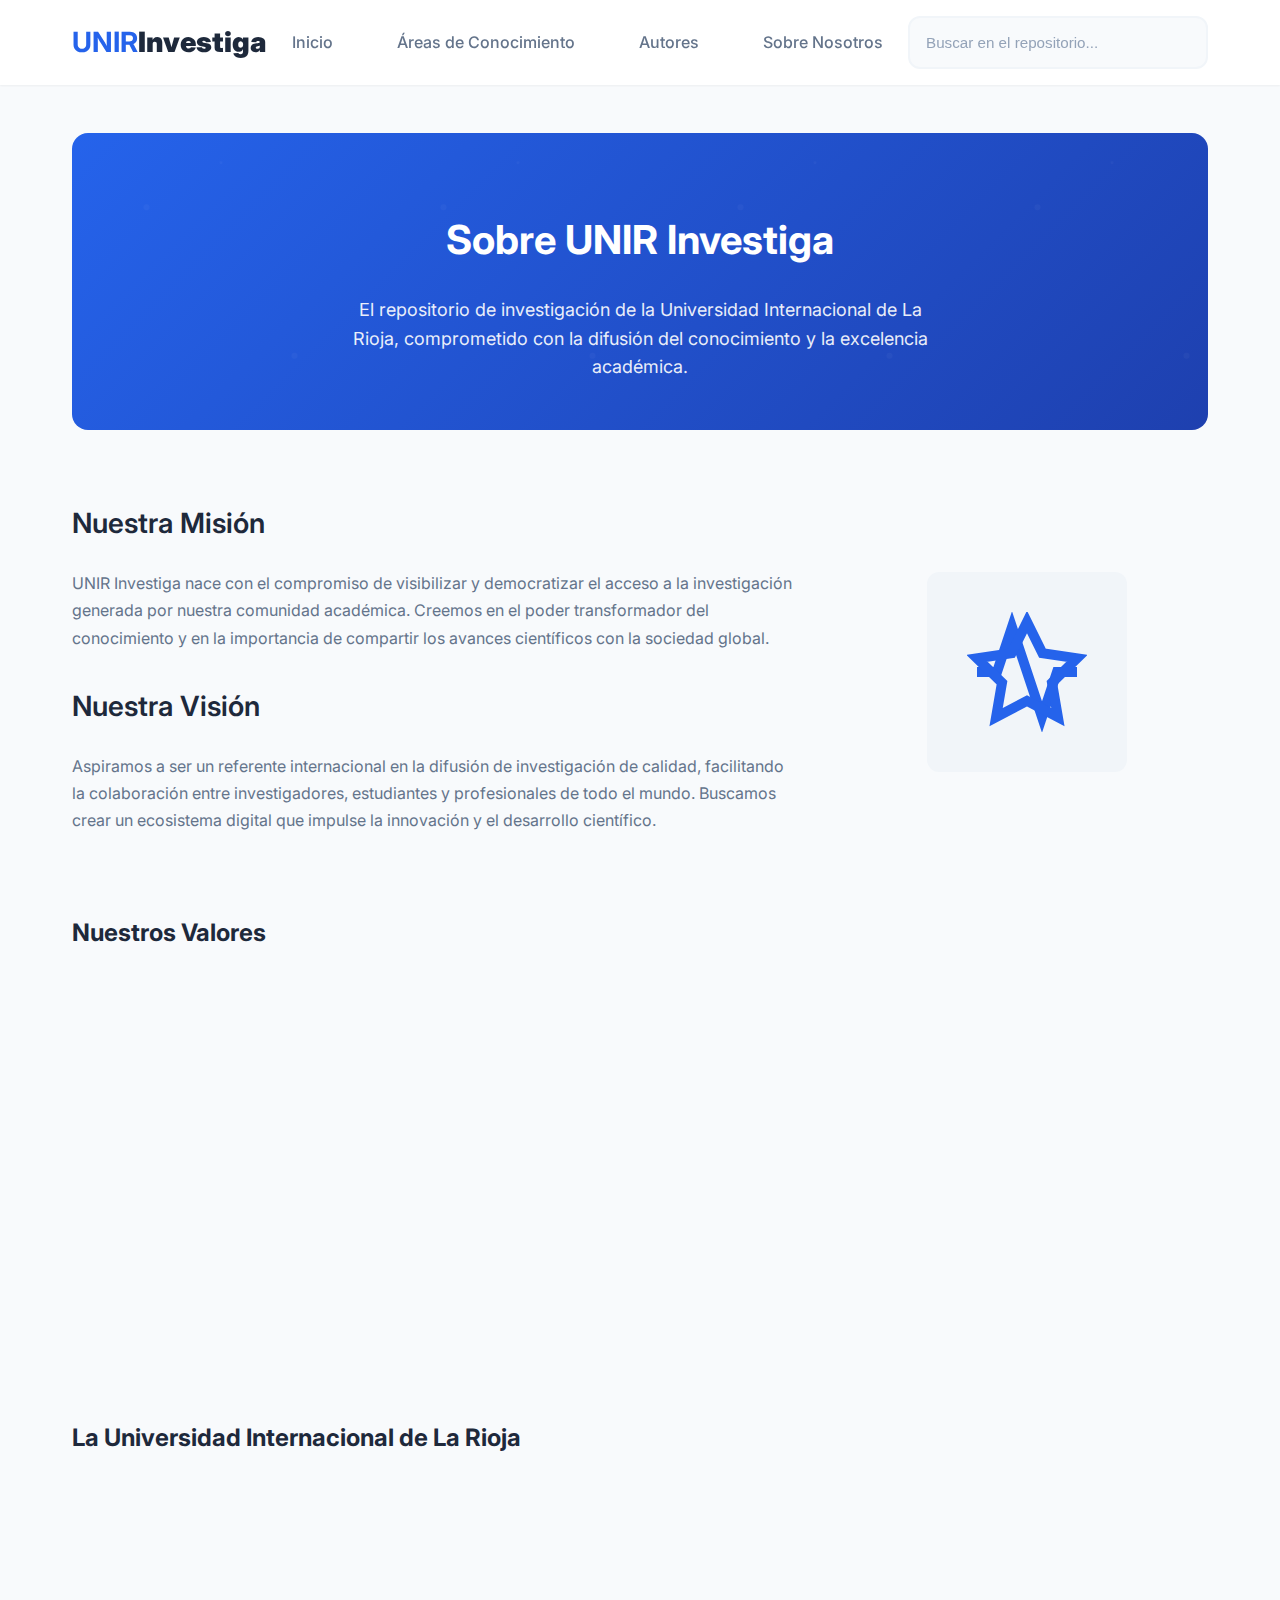
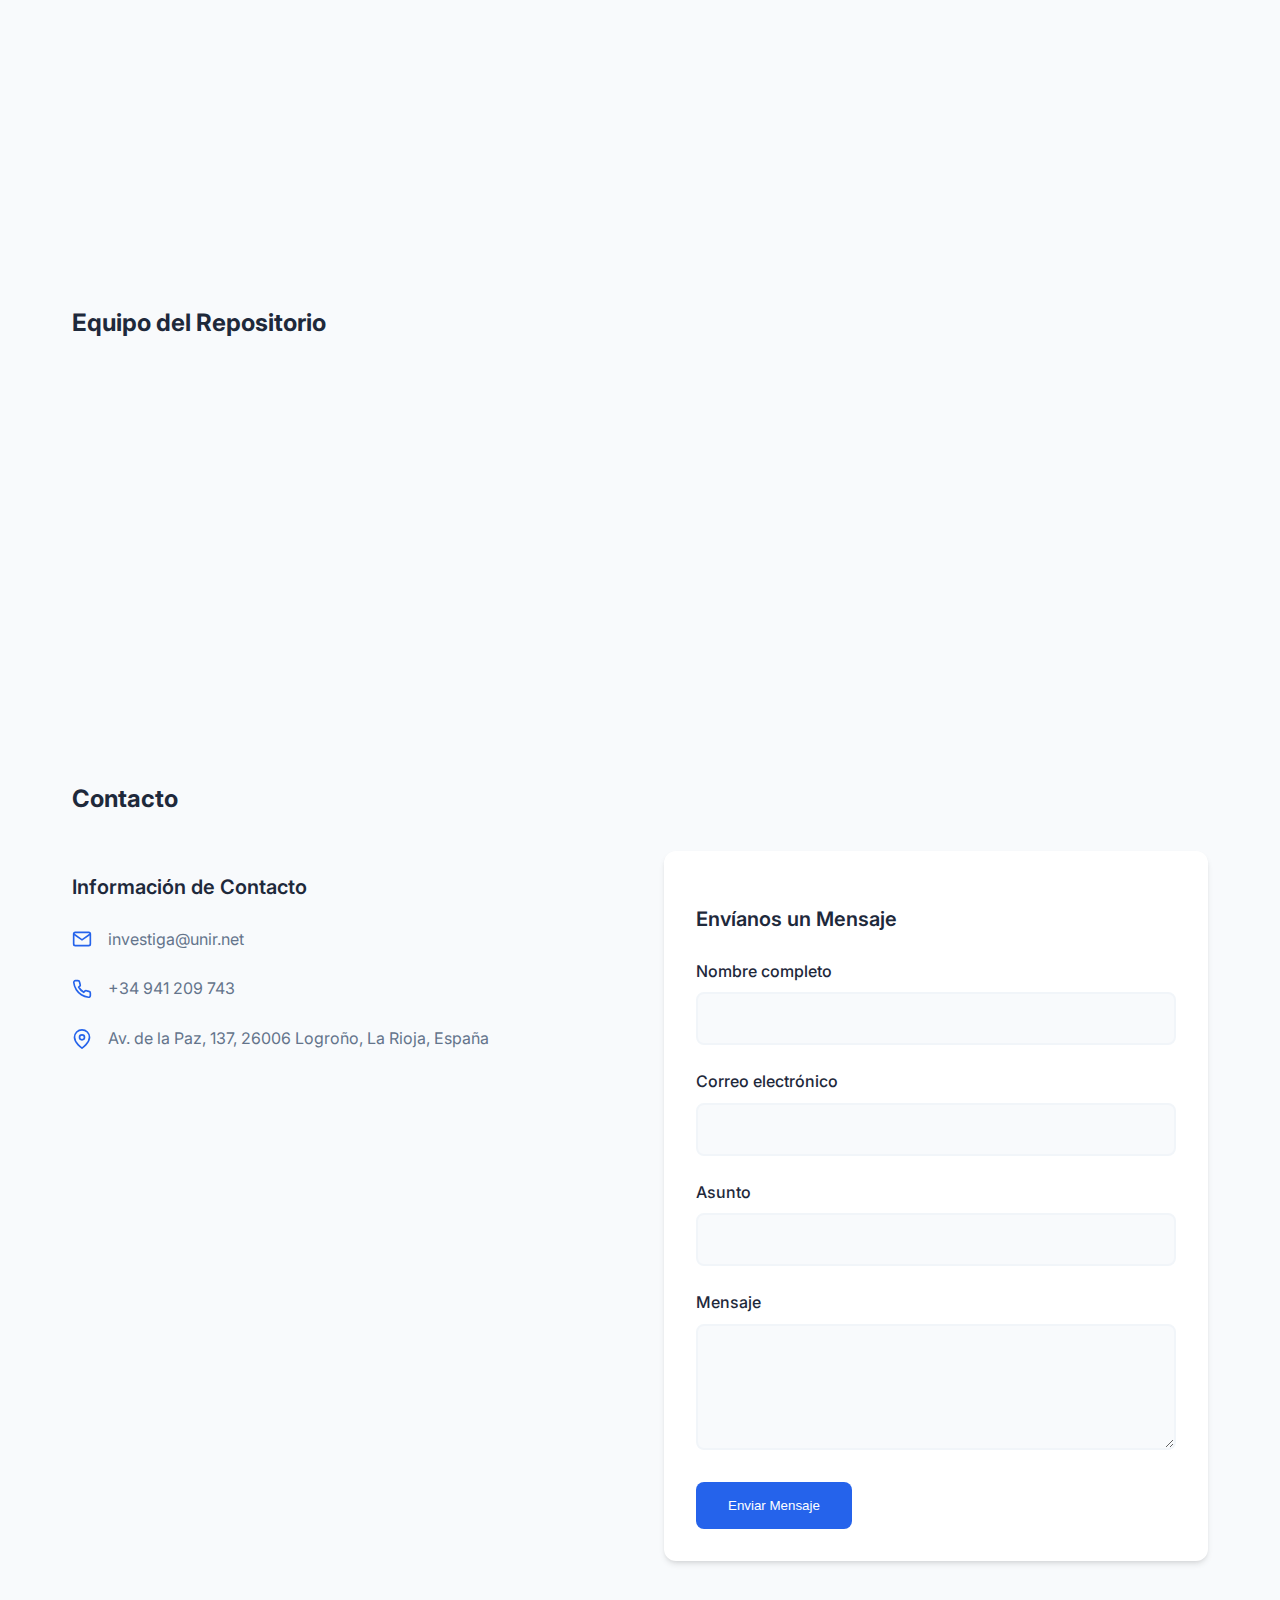
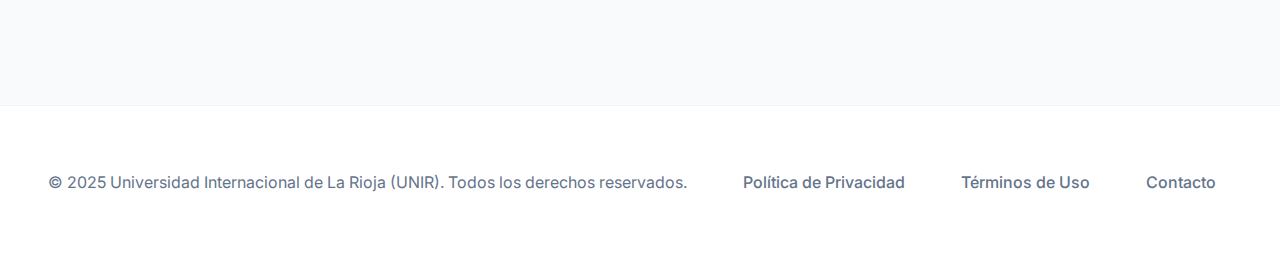
<file: sobre-nosotros.html>
<!DOCTYPE html>
<html lang="es">
<head>
    <meta charset="UTF-8">
    <meta name="viewport" content="width=device-width, initial-scale=1.0">
    <meta name="description" content="Conoce más sobre la Universidad Internacional de La Rioja y nuestro repositorio de investigación. Descubre nuestra misión, visión y compromiso con la excelencia académica.">
    <meta name="keywords" content="UNIR, Universidad Internacional de La Rioja, investigación, misión, visión, valores, repositorio académico">
    <title>Sobre Nosotros - UNIR Investiga</title>
    <link rel="preconnect" href="https://fonts.googleapis.com">
    <link rel="preconnect" href="https://fonts.gstatic.com" crossorigin>
    <link href="https://fonts.googleapis.com/css2?family=Inter:wght@400;500;600;700&display=swap" rel="stylesheet">
    <link rel="stylesheet" href="style.css">
</head>
<body>

    <header>
        <div class="header-container">
            <a href="index.html" class="logo" aria-label="UNIR Investiga - Página principal">
                UNIR<strong>Investiga</strong>
            </a>
            <nav role="navigation" aria-label="Navegación principal">
                <a href="index.html">Inicio</a>
                <a href="areas-conocimiento.html">Áreas de Conocimiento</a>
                <a href="autores.html">Autores</a>
                <a href="sobre-nosotros.html" aria-current="page">Sobre Nosotros</a>
            </nav>
            <div class="search-container">
                <input 
                    type="text" 
                    id="search-input" 
                    placeholder="Buscar en el repositorio..." 
                    aria-label="Buscar en el repositorio"
                    autocomplete="off"
                >
                <div id="search-results" class="search-results-hidden" role="listbox" aria-label="Resultados de búsqueda"></div>
            </div>
        </div>
    </header>

    <main role="main">
        <section class="hero-section" aria-labelledby="hero-title">
            <h1 id="hero-title">Sobre UNIR Investiga</h1>
            <p>El repositorio de investigación de la Universidad Internacional de La Rioja, comprometido con la difusión del conocimiento y la excelencia académica.</p>
        </section>

        <section class="about-section">
            <div class="about-container">
                <div class="about-content">
                    <h2>Nuestra Misión</h2>
                    <p>UNIR Investiga nace con el compromiso de visibilizar y democratizar el acceso a la investigación generada por nuestra comunidad académica. Creemos en el poder transformador del conocimiento y en la importancia de compartir los avances científicos con la sociedad global.</p>
                    
                    <h2>Nuestra Visión</h2>
                    <p>Aspiramos a ser un referente internacional en la difusión de investigación de calidad, facilitando la colaboración entre investigadores, estudiantes y profesionales de todo el mundo. Buscamos crear un ecosistema digital que impulse la innovación y el desarrollo científico.</p>
                </div>
                
                <div class="about-image">
                    <div class="image-placeholder">
                        <svg width="120" height="120" viewBox="0 0 24 24" fill="none" stroke="currentColor" stroke-width="2">
                            <path d="M22 12h-4l-3 9L9 3l-3 9H2"/>
                            <path d="M12 2l3.09 6.26L22 9.27l-5 4.87 1.18 6.88L12 17.77l-6.18 3.25L7 14.14 2 9.27l6.91-1.01L12 2z"/>
                        </svg>
                    </div>
                </div>
            </div>
        </section>

        <section class="values-section">
            <h2>Nuestros Valores</h2>
            <div class="values-grid">
                <div class="value-card">
                    <div class="value-icon">
                        <svg width="48" height="48" viewBox="0 0 24 24" fill="none" stroke="currentColor" stroke-width="2">
                            <path d="M12 2l3.09 6.26L22 9.27l-5 4.87 1.18 6.88L12 17.77l-6.18 3.25L7 14.14 2 9.27l6.91-1.01L12 2z"/>
                        </svg>
                    </div>
                    <h3>Excelencia</h3>
                    <p>Mantenemos los más altos estándares de calidad en todas nuestras publicaciones y procesos de investigación.</p>
                </div>

                <div class="value-card">
                    <div class="value-icon">
                        <svg width="48" height="48" viewBox="0 0 24 24" fill="none" stroke="currentColor" stroke-width="2">
                            <path d="M17 21v-2a4 4 0 0 0-4-4H5a4 4 0 0 0-4 4v2"/>
                            <circle cx="9" cy="7" r="4"/>
                            <path d="M23 21v-2a4 4 0 0 0-3-3.87"/>
                            <path d="M16 3.13a4 4 0 0 1 0 7.75"/>
                        </svg>
                    </div>
                    <h3>Colaboración</h3>
                    <p>Fomentamos la cooperación entre investigadores, instituciones y disciplinas para generar conocimiento más robusto.</p>
                </div>

                <div class="value-card">
                    <div class="value-icon">
                        <svg width="48" height="48" viewBox="0 0 24 24" fill="none" stroke="currentColor" stroke-width="2">
                            <path d="M22 10v6M2 10l10-5 10 5-10 5z"/>
                            <path d="M6 12v5c3 3 9 3 12 0v-5"/>
                        </svg>
                    </div>
                    <h3>Innovación</h3>
                    <p>Promovemos la investigación de vanguardia y el desarrollo de nuevas metodologías y tecnologías.</p>
                </div>

                <div class="value-card">
                    <div class="value-icon">
                        <svg width="48" height="48" viewBox="0 0 24 24" fill="none" stroke="currentColor" stroke-width="2">
                            <circle cx="12" cy="12" r="10"/>
                            <path d="M12 6v6l4 2"/>
                        </svg>
                    </div>
                    <h3>Accesibilidad</h3>
                    <p>Garantizamos el acceso libre y gratuito al conocimiento científico para toda la comunidad global.</p>
                </div>
            </div>
        </section>

        <section class="unir-section">
            <h2>La Universidad Internacional de La Rioja</h2>
            <div class="unir-content">
                <div class="unir-text">
                    <p>La Universidad Internacional de La Rioja (UNIR) es una institución de educación superior comprometida con la excelencia académica y la innovación educativa. Fundada en 2009, hemos establecido un modelo educativo único que combina la tradición universitaria con las tecnologías más avanzadas.</p>
                    
                    <h3>Nuestro Compromiso con la Investigación</h3>
                    <p>En UNIR, la investigación es un pilar fundamental de nuestra misión educativa. Contamos con más de 60 investigadores activos distribuidos en 6 áreas de conocimiento, generando conocimiento de impacto internacional.</p>
                    
                    <div class="unir-stats">
                        <div class="unir-stat">
                            <strong>2009</strong>
                            <span>Año de fundación</span>
                        </div>
                        <div class="unir-stat">
                            <strong>50,000+</strong>
                            <span>Estudiantes</span>
                        </div>
                        <div class="unir-stat">
                            <strong>100+</strong>
                            <span>Países</span>
                        </div>
                    </div>
                </div>
                
                <div class="unir-image">
                    <div class="image-placeholder">
                        <svg width="120" height="120" viewBox="0 0 24 24" fill="none" stroke="currentColor" stroke-width="2">
                            <path d="M22 10v6M2 10l10-5 10 5-10 5z"/>
                            <path d="M6 12v5c3 3 9 3 12 0v-5"/>
                        </svg>
                    </div>
                </div>
            </div>
        </section>

        <section class="team-section">
            <h2>Equipo del Repositorio</h2>
            <div class="team-grid">
                <div class="team-member">
                    <div class="member-avatar">
                        <svg width="80" height="80" viewBox="0 0 24 24" fill="none" stroke="currentColor" stroke-width="2">
                            <path d="M20 21v-2a4 4 0 0 0-4-4H8a4 4 0 0 0-4 4v2"/>
                            <circle cx="12" cy="7" r="4"/>
                        </svg>
                    </div>
                    <h3>Dr. Alejandro Fernández</h3>
                    <p class="member-role">Director del Repositorio</p>
                    <p class="member-description">Especialista en gestión de información científica y sistemas de repositorios académicos.</p>
                </div>

                <div class="team-member">
                    <div class="member-avatar">
                        <svg width="80" height="80" viewBox="0 0 24 24" fill="none" stroke="currentColor" stroke-width="2">
                            <path d="M20 21v-2a4 4 0 0 0-4-4H8a4 4 0 0 0-4 4v2"/>
                            <circle cx="12" cy="7" r="4"/>
                        </svg>
                    </div>
                    <h3>Dra. María González</h3>
                    <p class="member-role">Coordinadora de Contenido</p>
                    <p class="member-description">Responsable de la calidad editorial y la gestión de publicaciones científicas.</p>
                </div>

                <div class="team-member">
                    <div class="member-avatar">
                        <svg width="80" height="80" viewBox="0 0 24 24" fill="none" stroke="currentColor" stroke-width="2">
                            <path d="M20 21v-2a4 4 0 0 0-4-4H8a4 4 0 0 0-4 4v2"/>
                            <circle cx="12" cy="7" r="4"/>
                        </svg>
                    </div>
                    <h3>Ing. Carlos Ruiz</h3>
                    <p class="member-role">Desarrollador Senior</p>
                    <p class="member-description">Especialista en desarrollo web y sistemas de gestión de repositorios digitales.</p>
                </div>
            </div>
        </section>

        <section class="contact-section">
            <h2>Contacto</h2>
            <div class="contact-container">
                <div class="contact-info">
                    <h3>Información de Contacto</h3>
                    <div class="contact-item">
                        <svg width="20" height="20" viewBox="0 0 24 24" fill="none" stroke="currentColor" stroke-width="2">
                            <path d="M4 4h16c1.1 0 2 .9 2 2v12c0 1.1-.9 2-2 2H4c-1.1 0-2-.9-2-2V6c0-1.1.9-2 2-2z"/>
                            <polyline points="22,6 12,13 2,6"/>
                        </svg>
                        <span>investiga@unir.net</span>
                    </div>
                    <div class="contact-item">
                        <svg width="20" height="20" viewBox="0 0 24 24" fill="none" stroke="currentColor" stroke-width="2">
                            <path d="M22 16.92v3a2 2 0 0 1-2.18 2 19.79 19.79 0 0 1-8.63-3.07 19.5 19.5 0 0 1-6-6 19.79 19.79 0 0 1-3.07-8.67A2 2 0 0 1 4.11 2h3a2 2 0 0 1 2 1.72 12.84 12.84 0 0 0 .7 2.81 2 2 0 0 1-.45 2.11L8.09 9.91a16 16 0 0 0 6 6l1.27-1.27a2 2 0 0 1 2.11-.45 12.84 12.84 0 0 0 2.81.7A2 2 0 0 1 22 16.92z"/>
                        </svg>
                        <span>+34 941 209 743</span>
                    </div>
                    <div class="contact-item">
                        <svg width="20" height="20" viewBox="0 0 24 24" fill="none" stroke="currentColor" stroke-width="2">
                            <path d="M21 10c0 7-9 13-9 13s-9-6-9-13a9 9 0 0 1 18 0z"/>
                            <circle cx="12" cy="10" r="3"/>
                        </svg>
                        <span>Av. de la Paz, 137, 26006 Logroño, La Rioja, España</span>
                    </div>
                </div>

                <div class="contact-form">
                    <h3>Envíanos un Mensaje</h3>
                    <form class="contact-form-content">
                        <div class="form-group">
                            <label for="name">Nombre completo</label>
                            <input type="text" id="name" name="name" required>
                        </div>
                        <div class="form-group">
                            <label for="email">Correo electrónico</label>
                            <input type="email" id="email" name="email" required>
                        </div>
                        <div class="form-group">
                            <label for="subject">Asunto</label>
                            <input type="text" id="subject" name="subject" required>
                        </div>
                        <div class="form-group">
                            <label for="message">Mensaje</label>
                            <textarea id="message" name="message" rows="5" required></textarea>
                        </div>
                        <button type="submit" class="primary-button">Enviar Mensaje</button>
                    </form>
                </div>
            </div>
        </section>
    </main>

    <footer role="contentinfo">
        <div class="footer-content">
            <p>&copy; 2025 Universidad Internacional de La Rioja (UNIR). Todos los derechos reservados.</p>
            <nav class="footer-nav" aria-label="Enlaces del pie de página">
                <a href="#">Política de Privacidad</a>
                <a href="#">Términos de Uso</a>
                <a href="#">Contacto</a>
            </nav>
        </div>
    </footer>

    <script src="script.js"></script>
    <script>
        // Funcionalidad específica para la página sobre nosotros
        document.querySelector('.contact-form-content').addEventListener('submit', function(e) {
            e.preventDefault();
            
            // Simular envío del formulario
            const submitButton = this.querySelector('button[type="submit"]');
            const originalText = submitButton.textContent;
            
            submitButton.textContent = 'Enviando...';
            submitButton.disabled = true;
            
            setTimeout(() => {
                submitButton.textContent = '¡Mensaje Enviado!';
                submitButton.style.backgroundColor = 'var(--success)';
                
                setTimeout(() => {
                    submitButton.textContent = originalText;
                    submitButton.disabled = false;
                    submitButton.style.backgroundColor = '';
                    this.reset();
                }, 2000);
            }, 1500);
        });

        // Animación de entrada para las secciones
        const observer = new IntersectionObserver((entries) => {
            entries.forEach(entry => {
                if (entry.isIntersecting) {
                    entry.target.style.opacity = '1';
                    entry.target.style.transform = 'translateY(0)';
                }
            });
        }, { threshold: 0.1 });

        document.querySelectorAll('.value-card, .team-member, .about-content, .unir-content').forEach(element => {
            element.style.opacity = '0';
            element.style.transform = 'translateY(20px)';
            element.style.transition = 'opacity 0.6s ease-out, transform 0.6s ease-out';
            observer.observe(element);
        });
    </script>
</body>
</html>
</file>
<file: style.css>
/* --- Sistema de Diseño Moderno --- */
:root {
    /* Colores principales */
    --primary-blue: #2563eb;
    --primary-blue-hover: #1d4ed8;
    --secondary-blue: #1e40af;
    --accent-blue: #3b82f6;
    
    /* Colores de fondo */
    --background-primary: #ffffff;
    --background-secondary: #f8fafc;
    --background-tertiary: #f1f5f9;
    
    /* Colores de texto */
    --text-primary: #1e293b;
    --text-secondary: #64748b;
    --text-muted: #94a3b8;
    --text-inverse: #ffffff;
    
    /* Colores de estado */
    --success: #10b981;
    --warning: #f59e0b;
    --error: #ef4444;
    --info: #3b82f6;
    
    /* Sombras */
    --shadow-sm: 0 1px 2px 0 rgb(0 0 0 / 0.05);
    --shadow-md: 0 4px 6px -1px rgb(0 0 0 / 0.1), 0 2px 4px -2px rgb(0 0 0 / 0.1);
    --shadow-lg: 0 10px 15px -3px rgb(0 0 0 / 0.1), 0 4px 6px -4px rgb(0 0 0 / 0.1);
    --shadow-xl: 0 20px 25px -5px rgb(0 0 0 / 0.1), 0 8px 10px -6px rgb(0 0 0 / 0.1);
    
    /* Bordes */
    --border-radius-sm: 0.375rem;
    --border-radius-md: 0.5rem;
    --border-radius-lg: 0.75rem;
    --border-radius-xl: 1rem;
    
    /* Espaciado */
    --spacing-xs: 0.25rem;
    --spacing-sm: 0.5rem;
    --spacing-md: 1rem;
    --spacing-lg: 1.5rem;
    --spacing-xl: 2rem;
    --spacing-2xl: 3rem;
    
    /* Transiciones */
    --transition-fast: 150ms ease-in-out;
    --transition-normal: 250ms ease-in-out;
    --transition-slow: 350ms ease-in-out;
}

/* --- Reset y Estilos Base --- */
* {
    box-sizing: border-box;
}

body {
    font-family: 'Inter', -apple-system, BlinkMacSystemFont, 'Segoe UI', Roboto, sans-serif;
    margin: 0;
    background-color: var(--background-secondary);
    color: var(--text-primary);
    line-height: 1.6;
    font-size: 16px;
    -webkit-font-smoothing: antialiased;
    -moz-osx-font-smoothing: grayscale;
}

/* --- Header y Navegación Mejorada --- */
header {
    background-color: var(--background-primary);
    box-shadow: var(--shadow-sm);
    position: sticky;
    top: 0;
    z-index: 100;
    transition: all var(--transition-normal);
}

.header-container {
    max-width: 1200px;
    margin: 0 auto;
    display: flex;
    justify-content: space-between;
    align-items: center;
    padding: var(--spacing-md) var(--spacing-xl);
}

.logo {
    font-size: 1.75rem;
    font-weight: 700;
    color: var(--primary-blue);
    text-decoration: none;
    transition: color var(--transition-fast);
}

.logo:hover {
    color: var(--primary-blue-hover);
}

.logo strong {
    color: var(--text-primary);
}

/* Navegación principal */
nav {
    display: flex;
    gap: var(--spacing-xl);
}

nav a {
    text-decoration: none;
    color: var(--text-secondary);
    font-weight: 500;
    padding: var(--spacing-sm) var(--spacing-md);
    border-radius: var(--border-radius-md);
    transition: all var(--transition-fast);
    position: relative;
}

nav a:hover {
    color: var(--primary-blue);
    background-color: var(--background-tertiary);
}

nav a::after {
    content: '';
    position: absolute;
    bottom: -2px;
    left: 50%;
    width: 0;
    height: 2px;
    background-color: var(--primary-blue);
    transition: all var(--transition-fast);
    transform: translateX(-50%);
}

nav a:hover::after {
    width: 80%;
}

/* --- Buscador Predictivo Mejorado --- */
.search-container {
    position: relative;
    min-width: 300px;
}

#search-input {
    width: 100%;
    padding: var(--spacing-md);
    border: 2px solid var(--background-tertiary);
    border-radius: var(--border-radius-lg);
    font-size: 0.95rem;
    transition: all var(--transition-fast);
    background-color: var(--background-secondary);
}

#search-input:focus {
    outline: none;
    border-color: var(--primary-blue);
    background-color: var(--background-primary);
    box-shadow: 0 0 0 3px rgb(37 99 235 / 0.1);
}

#search-input::placeholder {
    color: var(--text-muted);
}

#search-results {
    position: absolute;
    top: calc(100% + var(--spacing-xs));
    left: 0;
    right: 0;
    background: var(--background-primary);
    border-radius: var(--border-radius-lg);
    box-shadow: var(--shadow-lg);
    border: 1px solid var(--background-tertiary);
    z-index: 50;
    max-height: 300px;
    overflow-y: auto;
    animation: slideDown var(--transition-fast) ease-out;
}

@keyframes slideDown {
    from {
        opacity: 0;
        transform: translateY(-10px);
    }
    to {
        opacity: 1;
        transform: translateY(0);
    }
}

#search-results div {
    padding: var(--spacing-md);
    cursor: pointer;
    border-bottom: 1px solid var(--background-tertiary);
    transition: background-color var(--transition-fast);
}

#search-results div:last-child {
    border-bottom: none;
}

#search-results div:hover {
    background-color: var(--background-secondary);
}

.search-results-hidden {
    display: none;
}

/* --- Contenido Principal --- */
main {
    max-width: 1200px;
    margin: 0 auto;
    padding: var(--spacing-2xl) var(--spacing-xl);
}

/* Hero Section Mejorado */
.hero-section {
    text-align: center;
    padding: var(--spacing-2xl) var(--spacing-xl);
    background: linear-gradient(135deg, var(--primary-blue) 0%, var(--secondary-blue) 100%);
    color: var(--text-inverse);
    border-radius: var(--border-radius-xl);
    margin-bottom: var(--spacing-2xl);
    position: relative;
    overflow: hidden;
}

.hero-section::before {
    content: '';
    position: absolute;
    top: 0;
    left: 0;
    right: 0;
    bottom: 0;
    background: url('data:image/svg+xml,<svg xmlns="http://www.w3.org/2000/svg" viewBox="0 0 100 100"><defs><pattern id="grain" width="100" height="100" patternUnits="userSpaceOnUse"><circle cx="25" cy="25" r="1" fill="white" opacity="0.1"/><circle cx="75" cy="75" r="1" fill="white" opacity="0.1"/><circle cx="50" cy="10" r="0.5" fill="white" opacity="0.1"/></pattern></defs><rect width="100" height="100" fill="url(%23grain)"/></svg>');
    opacity: 0.3;
}

.hero-section h1 {
    font-size: 2.5rem;
    font-weight: 700;
    margin-bottom: var(--spacing-lg);
    position: relative;
    z-index: 1;
}

.hero-section p {
    font-size: 1.125rem;
    opacity: 0.9;
    max-width: 600px;
    margin: 0 auto;
    position: relative;
    z-index: 1;
}

/* Sección de Publicaciones */
.publications-section {
    margin-top: var(--spacing-2xl);
}

.publications-section h2 {
    text-align: center;
    margin-bottom: var(--spacing-2xl);
    font-size: 2rem;
    font-weight: 600;
    color: var(--text-primary);
}

.grid-container {
    display: grid;
    grid-template-columns: repeat(auto-fit, minmax(350px, 1fr));
    gap: var(--spacing-xl);
}

/* Tarjetas de Artículos Mejoradas */
.article-card {
    background-color: var(--background-primary);
    border-radius: var(--border-radius-lg);
    padding: var(--spacing-xl);
    box-shadow: var(--shadow-md);
    transition: all var(--transition-normal);
    border: 1px solid var(--background-tertiary);
    position: relative;
    overflow: hidden;
}

.article-card::before {
    content: '';
    position: absolute;
    top: 0;
    left: 0;
    right: 0;
    height: 4px;
    background: linear-gradient(90deg, var(--primary-blue), var(--accent-blue));
    transform: scaleX(0);
    transition: transform var(--transition-normal);
}

.article-card:hover {
    transform: translateY(-4px);
    box-shadow: var(--shadow-xl);
}

.article-card:hover::before {
    transform: scaleX(1);
}

.article-card h4 {
    font-size: 1.25rem;
    font-weight: 600;
    margin-bottom: var(--spacing-md);
    color: var(--text-primary);
    line-height: 1.4;
}

.article-card p {
    color: var(--text-secondary);
    margin-bottom: var(--spacing-lg);
}

.card-actions {
    display: flex;
    justify-content: space-between;
    align-items: center;
    margin-top: var(--spacing-lg);
    padding-top: var(--spacing-lg);
    border-top: 1px solid var(--background-tertiary);
}

.card-actions a {
    color: var(--primary-blue);
    text-decoration: none;
    font-weight: 500;
    transition: color var(--transition-fast);
    display: flex;
    align-items: center;
    gap: var(--spacing-xs);
}

.card-actions a:hover {
    color: var(--primary-blue-hover);
}

.card-actions a::after {
    content: '→';
    transition: transform var(--transition-fast);
}

.card-actions a:hover::after {
    transform: translateX(4px);
}

/* Botones Mejorados */
.cite-button {
    background-color: var(--background-tertiary);
    color: var(--text-primary);
    border: none;
    padding: var(--spacing-sm) var(--spacing-md);
    border-radius: var(--border-radius-md);
    cursor: pointer;
    font-weight: 500;
    transition: all var(--transition-fast);
    display: flex;
    align-items: center;
    gap: var(--spacing-xs);
}

.cite-button:hover {
    background-color: var(--primary-blue);
    color: var(--text-inverse);
    transform: translateY(-1px);
}

/* --- Modal Mejorado --- */
.modal-hidden {
    display: none;
}

.modal {
    position: fixed;
    z-index: 1000;
    left: 0;
    top: 0;
    width: 100%;
    height: 100%;
    background-color: rgba(0, 0, 0, 0.5);
    display: flex;
    justify-content: center;
    align-items: center;
    animation: fadeIn var(--transition-normal) ease-out;
}

@keyframes fadeIn {
    from {
        opacity: 0;
    }
    to {
        opacity: 1;
    }
}

.modal-content {
    background-color: var(--background-primary);
    padding: var(--spacing-2xl);
    border-radius: var(--border-radius-xl);
    width: 90%;
    max-width: 600px;
    position: relative;
    box-shadow: var(--shadow-xl);
    animation: slideUp var(--transition-normal) ease-out;
}

@keyframes slideUp {
    from {
        opacity: 0;
        transform: translateY(20px);
    }
    to {
        opacity: 1;
        transform: translateY(0);
    }
}

.close-button {
    position: absolute;
    top: var(--spacing-lg);
    right: var(--spacing-lg);
    font-size: 1.5rem;
    font-weight: bold;
    cursor: pointer;
    color: var(--text-muted);
    transition: color var(--transition-fast);
    width: 32px;
    height: 32px;
    display: flex;
    align-items: center;
    justify-content: center;
    border-radius: var(--border-radius-sm);
}

.close-button:hover {
    color: var(--text-primary);
    background-color: var(--background-tertiary);
}

.modal-content h3 {
    margin-bottom: var(--spacing-lg);
    color: var(--text-primary);
    font-size: 1.5rem;
    font-weight: 600;
}

.citation-format {
    background-color: var(--background-secondary);
    padding: var(--spacing-lg);
    border-radius: var(--border-radius-md);
    margin-bottom: var(--spacing-lg);
    border-left: 4px solid var(--primary-blue);
}

.citation-format strong {
    color: var(--text-primary);
    display: block;
    margin-bottom: var(--spacing-sm);
}

.citation-format p {
    color: var(--text-secondary);
    margin: 0;
    font-family: 'Courier New', monospace;
    font-size: 0.9rem;
    line-height: 1.5;
}

.copy-button {
    background-color: var(--primary-blue);
    color: var(--text-inverse);
    border: none;
    padding: var(--spacing-md) var(--spacing-xl);
    border-radius: var(--border-radius-md);
    cursor: pointer;
    font-weight: 500;
    transition: all var(--transition-fast);
    display: flex;
    align-items: center;
    gap: var(--spacing-sm);
}

.copy-button:hover {
    background-color: var(--primary-blue-hover);
    transform: translateY(-1px);
}

/* --- Footer Mejorado --- */
footer {
    text-align: center;
    padding: var(--spacing-2xl);
    margin-top: var(--spacing-2xl);
    border-top: 1px solid var(--background-tertiary);
    color: var(--text-secondary);
    background-color: var(--background-primary);
}

/* --- Responsive Design --- */
@media (max-width: 768px) {
    .header-container {
        flex-direction: column;
        gap: var(--spacing-md);
        padding: var(--spacing-md);
    }
    
    nav {
        gap: var(--spacing-md);
    }
    
    .search-container {
        min-width: 100%;
        margin-top: var(--spacing-md);
    }
    
    .hero-section {
        padding: var(--spacing-xl) var(--spacing-md);
    }
    
    .hero-section h1 {
        font-size: 2rem;
    }
    
    main {
        padding: var(--spacing-xl) var(--spacing-md);
    }
    
    .grid-container {
        grid-template-columns: 1fr;
        gap: var(--spacing-lg);
    }
    
    .card-actions {
        flex-direction: column;
        gap: var(--spacing-md);
        align-items: stretch;
    }
    
    .modal-content {
        padding: var(--spacing-xl);
        margin: var(--spacing-md);
    }
}

@media (max-width: 480px) {
    .hero-section h1 {
        font-size: 1.75rem;
    }
    
    .article-card {
        padding: var(--spacing-lg);
    }
    
    .publications-section h2 {
        font-size: 1.75rem;
    }
}

/* --- Mejoras de Accesibilidad --- */
@media (prefers-reduced-motion: reduce) {
    * {
        animation-duration: 0.01ms !important;
        animation-iteration-count: 1 !important;
        transition-duration: 0.01ms !important;
    }
}

/* Focus visible para navegación por teclado */
button:focus-visible,
a:focus-visible,
input:focus-visible {
    outline: 2px solid var(--primary-blue);
    outline-offset: 2px;
}

/* --- Estados de carga --- */
.loading {
    opacity: 0.6;
    pointer-events: none;
}

.loading::after {
    content: '';
    position: absolute;
    top: 50%;
    left: 50%;
    width: 20px;
    height: 20px;
    margin: -10px 0 0 -10px;
    border: 2px solid var(--primary-blue);
    border-top: 2px solid transparent;
    border-radius: 50%;
    animation: spin 1s linear infinite;
}

@keyframes spin {
    0% { transform: rotate(0deg); }
    100% { transform: rotate(360deg); }
}

/* --- Metadatos de Artículos --- */
.article-meta {
    display: flex;
    gap: var(--spacing-md);
    margin-bottom: var(--spacing-lg);
    font-size: 0.875rem;
    color: var(--text-muted);
}

.publication-date,
.publication-type {
    background-color: var(--background-tertiary);
    padding: var(--spacing-xs) var(--spacing-sm);
    border-radius: var(--border-radius-sm);
    font-weight: 500;
}

/* --- Footer Mejorado --- */
.footer-content {
    max-width: 1200px;
    margin: 0 auto;
    display: flex;
    justify-content: space-between;
    align-items: center;
    flex-wrap: wrap;
    gap: var(--spacing-lg);
}

.footer-nav {
    display: flex;
    gap: var(--spacing-lg);
}

.footer-nav a {
    color: var(--text-secondary);
    text-decoration: none;
    transition: color var(--transition-fast);
}

.footer-nav a:hover {
    color: var(--primary-blue);
}

/* --- Acciones de Citación --- */
.citation-actions {
    display: flex;
    gap: var(--spacing-md);
    flex-wrap: wrap;
}

.secondary-button {
    background-color: var(--background-tertiary);
    color: var(--text-primary);
    border: 1px solid var(--background-tertiary);
    padding: var(--spacing-md) var(--spacing-xl);
    border-radius: var(--border-radius-md);
    cursor: pointer;
    font-weight: 500;
    transition: all var(--transition-fast);
    display: flex;
    align-items: center;
    gap: var(--spacing-sm);
}

.secondary-button:hover {
    background-color: var(--background-secondary);
    border-color: var(--primary-blue);
    color: var(--primary-blue);
    transform: translateY(-1px);
}

/* --- Mejoras Responsive para Footer --- */
@media (max-width: 768px) {
    .footer-content {
        flex-direction: column;
        text-align: center;
        gap: var(--spacing-md);
    }
    
    .footer-nav {
        justify-content: center;
    }
    
    .citation-actions {
        flex-direction: column;
    }
    
    .secondary-button {
        justify-content: center;
    }
}

/* --- Resultados de Búsqueda Mejorados --- */
.search-result-item {
    padding: var(--spacing-md);
    cursor: pointer;
    border-bottom: 1px solid var(--background-tertiary);
    transition: all var(--transition-fast);
    display: flex;
    flex-direction: column;
    gap: var(--spacing-xs);
}

.search-result-item:last-child {
    border-bottom: none;
}

.search-result-item:hover,
.search-result-item:focus {
    background-color: var(--background-secondary);
    outline: none;
}

.search-result-item:focus {
    box-shadow: inset 0 0 0 2px var(--primary-blue);
}

.search-result-title {
    font-weight: 600;
    color: var(--text-primary);
    font-size: 0.95rem;
}

.search-result-meta {
    font-size: 0.875rem;
    color: var(--text-secondary);
}

.no-results {
    padding: var(--spacing-lg);
    text-align: center;
    color: var(--text-muted);
    font-style: italic;
}

/* --- Mejoras para el Modal --- */
.modal-content {
    max-height: 90vh;
    overflow-y: auto;
}

.citation-format {
    position: relative;
}

.citation-format::before {
    content: '';
    position: absolute;
    left: 0;
    top: 0;
    bottom: 0;
    width: 4px;
    background: linear-gradient(to bottom, var(--primary-blue), var(--accent-blue));
    border-radius: 2px;
}

/* --- Estados de Éxito --- */
.copy-button.success {
    background-color: var(--success);
}

/* --- Mejoras de Accesibilidad Adicionales --- */
.sr-only {
    position: absolute;
    width: 1px;
    height: 1px;
    padding: 0;
    margin: -1px;
    overflow: hidden;
    clip: rect(0, 0, 0, 0);
    white-space: nowrap;
    border: 0;
}

/* --- Indicadores de Estado --- */
.status-indicator {
    display: inline-flex;
    align-items: center;
    gap: var(--spacing-xs);
    font-size: 0.875rem;
    padding: var(--spacing-xs) var(--spacing-sm);
    border-radius: var(--border-radius-sm);
    font-weight: 500;
}

.status-indicator.success {
    background-color: rgb(16 185 129 / 0.1);
    color: var(--success);
}

.status-indicator.warning {
    background-color: rgb(245 158 11 / 0.1);
    color: var(--warning);
}

.status-indicator.error {
    background-color: rgb(239 68 68 / 0.1);
    color: var(--error);
}

/* --- Mejoras de Animación para Tarjetas --- */
.article-card {
    animation: fadeInUp 0.6s ease-out forwards;
}

@keyframes fadeInUp {
    from {
        opacity: 0;
        transform: translateY(30px);
    }
    to {
        opacity: 1;
        transform: translateY(0);
    }
}

/* --- Mejoras para Dispositivos Táctiles --- */
@media (hover: none) and (pointer: coarse) {
    .article-card:hover {
        transform: none;
    }
    
    .cite-button:hover,
    .copy-button:hover,
    .secondary-button:hover {
        transform: none;
    }
    
    .search-result-item:hover {
        background-color: var(--background-tertiary);
    }
}

/* --- Mejoras de Contraste para Accesibilidad --- */
@media (prefers-contrast: high) {
    :root {
        --primary-blue: #0056b3;
        --text-primary: #000000;
        --text-secondary: #333333;
        --background-tertiary: #e0e0e0;
    }
    
    .article-card {
        border: 2px solid var(--text-primary);
    }
    
    .search-result-item:hover {
        background-color: var(--text-primary);
        color: var(--background-primary);
    }
}

/* --- Modo Oscuro (Opcional) --- */
@media (prefers-color-scheme: dark) {
    :root {
        --background-primary: #1a1a1a;
        --background-secondary: #2d2d2d;
        --background-tertiary: #404040;
        --text-primary: #ffffff;
        --text-secondary: #cccccc;
        --text-muted: #999999;
    }
    
    .hero-section {
        background: linear-gradient(135deg, #1e3a8a 0%, #1e40af 100%);
    }
    
    .article-card {
        border-color: var(--background-tertiary);
    }
    
    .search-result-item:hover {
        background-color: var(--background-tertiary);
    }
}

/* --- Estilos para Página de Artículo --- */
.article-main {
    max-width: 1400px;
    margin: 0 auto;
    padding: var(--spacing-2xl) var(--spacing-xl);
}

.article-container {
    display: grid;
    grid-template-columns: 1fr 350px;
    gap: var(--spacing-2xl);
    align-items: start;
}

.article-content {
    background-color: var(--background-primary);
    border-radius: var(--border-radius-lg);
    padding: var(--spacing-2xl);
    box-shadow: var(--shadow-md);
}

/* Header del Artículo */
.article-header {
    margin-bottom: var(--spacing-2xl);
    padding-bottom: var(--spacing-xl);
    border-bottom: 2px solid var(--background-tertiary);
}

.article-title {
    font-size: 2.5rem;
    font-weight: 700;
    color: var(--text-primary);
    margin-bottom: var(--spacing-lg);
    line-height: 1.2;
}

.article-authors {
    font-size: 1.125rem;
    color: var(--text-secondary);
    margin-bottom: var(--spacing-md);
}

.article-details {
    display: flex;
    gap: var(--spacing-md);
    flex-wrap: wrap;
    margin-bottom: var(--spacing-lg);
}

.publication-journal {
    background-color: var(--primary-blue);
    color: var(--text-inverse);
    padding: var(--spacing-xs) var(--spacing-sm);
    border-radius: var(--border-radius-sm);
    font-weight: 500;
    font-size: 0.875rem;
}

/* Acciones del Artículo */
.article-actions {
    display: flex;
    gap: var(--spacing-md);
    flex-wrap: wrap;
}

.primary-button {
    background-color: var(--primary-blue);
    color: var(--text-inverse);
    border: none;
    padding: var(--spacing-md) var(--spacing-xl);
    border-radius: var(--border-radius-md);
    cursor: pointer;
    font-weight: 500;
    transition: all var(--transition-fast);
    display: flex;
    align-items: center;
    gap: var(--spacing-sm);
}

.primary-button:hover {
    background-color: var(--primary-blue-hover);
    transform: translateY(-1px);
}

/* Secciones del Artículo */
.abstract-section,
.article-body,
.references-section {
    margin-bottom: var(--spacing-2xl);
}

.abstract-section h2,
.article-body h2,
.references-section h2 {
    font-size: 1.75rem;
    font-weight: 600;
    color: var(--text-primary);
    margin-bottom: var(--spacing-lg);
    padding-bottom: var(--spacing-sm);
    border-bottom: 2px solid var(--background-tertiary);
}

.article-body h3 {
    font-size: 1.25rem;
    font-weight: 600;
    color: var(--text-primary);
    margin: var(--spacing-xl) 0 var(--spacing-md) 0;
}

.article-body p {
    margin-bottom: var(--spacing-md);
    line-height: 1.7;
    color: var(--text-secondary);
}

.article-body ul {
    margin: var(--spacing-md) 0;
    padding-left: var(--spacing-xl);
}

.article-body li {
    margin-bottom: var(--spacing-sm);
    line-height: 1.6;
    color: var(--text-secondary);
}

/* Palabras Clave */
.keywords {
    margin-top: var(--spacing-lg);
    padding: var(--spacing-lg);
    background-color: var(--background-secondary);
    border-radius: var(--border-radius-md);
    border-left: 4px solid var(--primary-blue);
}

.keyword {
    display: inline-block;
    background-color: var(--background-tertiary);
    color: var(--text-primary);
    padding: var(--spacing-xs) var(--spacing-sm);
    border-radius: var(--border-radius-sm);
    margin: var(--spacing-xs);
    font-size: 0.875rem;
    font-weight: 500;
}

/* Referencias */
.references-list {
    padding-left: var(--spacing-xl);
}

.references-list li {
    margin-bottom: var(--spacing-md);
    line-height: 1.6;
    color: var(--text-secondary);
}

/* Sidebar */
.article-sidebar {
    position: sticky;
    top: 100px;
}

.sidebar-section {
    background-color: var(--background-primary);
    border-radius: var(--border-radius-lg);
    padding: var(--spacing-xl);
    margin-bottom: var(--spacing-xl);
    box-shadow: var(--shadow-md);
}

.sidebar-section h3 {
    font-size: 1.25rem;
    font-weight: 600;
    color: var(--text-primary);
    margin-bottom: var(--spacing-lg);
    padding-bottom: var(--spacing-sm);
    border-bottom: 1px solid var(--background-tertiary);
}

/* Artículos Relacionados */
.related-articles {
    list-style: none;
    padding: 0;
    margin: 0;
}

.related-articles li {
    margin-bottom: var(--spacing-lg);
}

.related-article-link {
    text-decoration: none;
    color: inherit;
    display: block;
    padding: var(--spacing-md);
    border-radius: var(--border-radius-md);
    transition: all var(--transition-fast);
    border: 1px solid transparent;
}

.related-article-link:hover {
    background-color: var(--background-secondary);
    border-color: var(--primary-blue);
    transform: translateX(4px);
}

.related-article-link h4 {
    font-size: 1rem;
    font-weight: 600;
    color: var(--text-primary);
    margin-bottom: var(--spacing-xs);
    line-height: 1.4;
}

.related-article-link p {
    font-size: 0.875rem;
    color: var(--text-secondary);
    margin: 0;
}

/* Métricas */
.article-metrics {
    display: grid;
    grid-template-columns: repeat(3, 1fr);
    gap: var(--spacing-md);
}

.metric {
    text-align: center;
    padding: var(--spacing-md);
    background-color: var(--background-secondary);
    border-radius: var(--border-radius-md);
}

.metric-value {
    display: block;
    font-size: 1.5rem;
    font-weight: 700;
    color: var(--primary-blue);
    margin-bottom: var(--spacing-xs);
}

.metric-label {
    font-size: 0.875rem;
    color: var(--text-secondary);
    font-weight: 500;
}

/* Información de Autores */
.author-info {
    display: flex;
    flex-direction: column;
    gap: var(--spacing-lg);
}

.author {
    padding: var(--spacing-md);
    background-color: var(--background-secondary);
    border-radius: var(--border-radius-md);
    border-left: 3px solid var(--primary-blue);
}

.author h4 {
    font-size: 1rem;
    font-weight: 600;
    color: var(--text-primary);
    margin-bottom: var(--spacing-xs);
}

.author p {
    font-size: 0.875rem;
    color: var(--text-secondary);
    margin-bottom: var(--spacing-sm);
    line-height: 1.5;
}

.author-link {
    color: var(--primary-blue);
    text-decoration: none;
    font-size: 0.875rem;
    font-weight: 500;
    transition: color var(--transition-fast);
}

.author-link:hover {
    color: var(--primary-blue-hover);
    text-decoration: underline;
}

/* Responsive para Página de Artículo */
@media (max-width: 1024px) {
    .article-container {
        grid-template-columns: 1fr;
        gap: var(--spacing-xl);
    }
    
    .article-sidebar {
        position: static;
    }
    
    .article-metrics {
        grid-template-columns: repeat(3, 1fr);
    }
}

@media (max-width: 768px) {
    .article-main {
        padding: var(--spacing-xl) var(--spacing-md);
    }
    
    .article-content {
        padding: var(--spacing-xl);
    }
    
    .article-title {
        font-size: 2rem;
    }
    
    .article-actions {
        flex-direction: column;
    }
    
    .article-details {
        flex-direction: column;
        gap: var(--spacing-sm);
    }
    
    .article-metrics {
        grid-template-columns: 1fr;
        gap: var(--spacing-sm);
    }
    
    .sidebar-section {
        padding: var(--spacing-lg);
    }
}

@media (max-width: 480px) {
    .article-title {
        font-size: 1.75rem;
    }
    
    .article-content {
        padding: var(--spacing-lg);
    }
    
    .sidebar-section {
        padding: var(--spacing-md);
    }
    
    .keywords {
        padding: var(--spacing-md);
    }
    
    .keyword {
        display: block;
        margin: var(--spacing-xs) 0;
    }
}

/* --- Estilos para Página de Áreas de Conocimiento --- */
.areas-section {
    margin-top: var(--spacing-2xl);
}

.areas-grid {
    display: grid;
    grid-template-columns: repeat(auto-fit, minmax(400px, 1fr));
    gap: var(--spacing-xl);
    margin-top: var(--spacing-xl);
}

.area-card {
    background-color: var(--background-primary);
    border-radius: var(--border-radius-lg);
    padding: var(--spacing-xl);
    box-shadow: var(--shadow-md);
    transition: all var(--transition-normal);
    border: 1px solid var(--background-tertiary);
    position: relative;
    overflow: hidden;
}

.area-card::before {
    content: '';
    position: absolute;
    top: 0;
    left: 0;
    right: 0;
    height: 4px;
    background: linear-gradient(90deg, var(--primary-blue), var(--accent-blue));
    transform: scaleX(0);
    transition: transform var(--transition-normal);
}

.area-card:hover {
    transform: translateY(-4px);
    box-shadow: var(--shadow-xl);
}

.area-card:hover::before {
    transform: scaleX(1);
}

.area-icon {
    color: var(--primary-blue);
    margin-bottom: var(--spacing-lg);
}

.area-card h3 {
    font-size: 1.5rem;
    font-weight: 600;
    color: var(--text-primary);
    margin-bottom: var(--spacing-md);
}

.area-card p {
    color: var(--text-secondary);
    margin-bottom: var(--spacing-lg);
    line-height: 1.6;
}

.area-stats {
    display: flex;
    gap: var(--spacing-lg);
    margin-bottom: var(--spacing-lg);
}

.area-stats .stat {
    background-color: var(--background-tertiary);
    padding: var(--spacing-sm) var(--spacing-md);
    border-radius: var(--border-radius-sm);
    font-size: 0.875rem;
    color: var(--text-secondary);
}

.area-actions {
    display: flex;
    gap: var(--spacing-md);
    flex-wrap: wrap;
}

.subareas {
    max-height: 0;
    overflow: hidden;
    transition: max-height var(--transition-normal);
    margin-top: var(--spacing-lg);
    padding-top: var(--spacing-lg);
    border-top: 1px solid var(--background-tertiary);
}

.subareas.show {
    max-height: 300px;
}

.subareas h4 {
    font-size: 1rem;
    font-weight: 600;
    color: var(--text-primary);
    margin-bottom: var(--spacing-md);
}

.subareas ul {
    list-style: none;
    padding: 0;
    margin: 0;
}

.subareas li {
    margin-bottom: var(--spacing-sm);
}

.subareas a {
    color: var(--primary-blue);
    text-decoration: none;
    font-size: 0.875rem;
    transition: color var(--transition-fast);
}

.subareas a:hover {
    color: var(--primary-blue-hover);
    text-decoration: underline;
}

/* --- Estilos para Página de Autores --- */
.filters-section {
    background-color: var(--background-primary);
    padding: var(--spacing-xl);
    border-radius: var(--border-radius-lg);
    margin: var(--spacing-2xl) 0;
    box-shadow: var(--shadow-md);
}

.filters-container {
    display: flex;
    gap: var(--spacing-xl);
    align-items: end;
}

.filter-group {
    display: flex;
    flex-direction: column;
    gap: var(--spacing-sm);
}

.filter-group label {
    font-weight: 500;
    color: var(--text-primary);
    font-size: 0.875rem;
}

.filter-group select {
    padding: var(--spacing-sm) var(--spacing-md);
    border: 2px solid var(--background-tertiary);
    border-radius: var(--border-radius-md);
    background-color: var(--background-secondary);
    color: var(--text-primary);
    font-size: 0.95rem;
    transition: all var(--transition-fast);
}

.filter-group select:focus {
    outline: none;
    border-color: var(--primary-blue);
    background-color: var(--background-primary);
}

.authors-section {
    margin-top: var(--spacing-2xl);
}

.authors-grid {
    display: grid;
    grid-template-columns: repeat(auto-fit, minmax(350px, 1fr));
    gap: var(--spacing-xl);
    margin-top: var(--spacing-xl);
}

.author-card {
    background-color: var(--background-primary);
    border-radius: var(--border-radius-lg);
    padding: var(--spacing-xl);
    box-shadow: var(--shadow-md);
    transition: all var(--transition-normal);
    border: 1px solid var(--background-tertiary);
    display: flex;
    gap: var(--spacing-lg);
}

.author-card:hover {
    transform: translateY(-4px);
    box-shadow: var(--shadow-xl);
}

.author-avatar {
    color: var(--primary-blue);
    flex-shrink: 0;
}

.author-info {
    flex: 1;
}

.author-info h3 {
    font-size: 1.25rem;
    font-weight: 600;
    color: var(--text-primary);
    margin-bottom: var(--spacing-xs);
}

.author-title {
    color: var(--text-secondary);
    font-size: 0.875rem;
    margin-bottom: var(--spacing-sm);
}

.author-specialty {
    color: var(--text-muted);
    font-size: 0.875rem;
    margin-bottom: var(--spacing-md);
    line-height: 1.5;
}

.author-stats {
    display: flex;
    gap: var(--spacing-md);
    margin-bottom: var(--spacing-lg);
}

.author-stats .stat {
    background-color: var(--background-tertiary);
    padding: var(--spacing-xs) var(--spacing-sm);
    border-radius: var(--border-radius-sm);
    font-size: 0.75rem;
    color: var(--text-secondary);
}

.author-actions {
    display: flex;
    gap: var(--spacing-sm);
    flex-wrap: wrap;
}

.author-actions .primary-button,
.author-actions .secondary-button {
    padding: var(--spacing-sm) var(--spacing-md);
    font-size: 0.875rem;
}

/* --- Estilos para Página Sobre Nosotros --- */
.about-section {
    margin: var(--spacing-2xl) 0;
}

.about-container {
    display: grid;
    grid-template-columns: 2fr 1fr;
    gap: var(--spacing-2xl);
    align-items: center;
}

.about-content h2 {
    font-size: 1.75rem;
    font-weight: 600;
    color: var(--text-primary);
    margin-bottom: var(--spacing-lg);
}

.about-content p {
    color: var(--text-secondary);
    line-height: 1.7;
    margin-bottom: var(--spacing-xl);
}

.about-image {
    display: flex;
    justify-content: center;
    align-items: center;
}

.image-placeholder {
    width: 200px;
    height: 200px;
    background-color: var(--background-tertiary);
    border-radius: var(--border-radius-lg);
    display: flex;
    align-items: center;
    justify-content: center;
    color: var(--primary-blue);
}

.values-section {
    margin: var(--spacing-2xl) 0;
}

.values-grid {
    display: grid;
    grid-template-columns: repeat(auto-fit, minmax(250px, 1fr));
    gap: var(--spacing-xl);
    margin-top: var(--spacing-xl);
}

.value-card {
    background-color: var(--background-primary);
    border-radius: var(--border-radius-lg);
    padding: var(--spacing-xl);
    box-shadow: var(--shadow-md);
    text-align: center;
    transition: all var(--transition-normal);
}

.value-card:hover {
    transform: translateY(-4px);
    box-shadow: var(--shadow-xl);
}

.value-icon {
    color: var(--primary-blue);
    margin-bottom: var(--spacing-lg);
}

.value-card h3 {
    font-size: 1.25rem;
    font-weight: 600;
    color: var(--text-primary);
    margin-bottom: var(--spacing-md);
}

.value-card p {
    color: var(--text-secondary);
    line-height: 1.6;
}

.unir-section {
    margin: var(--spacing-2xl) 0;
}

.unir-content {
    display: grid;
    grid-template-columns: 2fr 1fr;
    gap: var(--spacing-2xl);
    align-items: center;
}

.unir-text h2 {
    font-size: 1.75rem;
    font-weight: 600;
    color: var(--text-primary);
    margin-bottom: var(--spacing-lg);
}

.unir-text h3 {
    font-size: 1.25rem;
    font-weight: 600;
    color: var(--text-primary);
    margin: var(--spacing-xl) 0 var(--spacing-md) 0;
}

.unir-text p {
    color: var(--text-secondary);
    line-height: 1.7;
    margin-bottom: var(--spacing-lg);
}

.unir-stats {
    display: flex;
    gap: var(--spacing-xl);
    margin-top: var(--spacing-lg);
}

.unir-stat {
    text-align: center;
}

.unir-stat strong {
    display: block;
    font-size: 1.5rem;
    font-weight: 700;
    color: var(--primary-blue);
    margin-bottom: var(--spacing-xs);
}

.unir-stat span {
    font-size: 0.875rem;
    color: var(--text-secondary);
}

.team-section {
    margin: var(--spacing-2xl) 0;
}

.team-grid {
    display: grid;
    grid-template-columns: repeat(auto-fit, minmax(300px, 1fr));
    gap: var(--spacing-xl);
    margin-top: var(--spacing-xl);
}

.team-member {
    background-color: var(--background-primary);
    border-radius: var(--border-radius-lg);
    padding: var(--spacing-xl);
    box-shadow: var(--shadow-md);
    text-align: center;
    transition: all var(--transition-normal);
}

.team-member:hover {
    transform: translateY(-4px);
    box-shadow: var(--shadow-xl);
}

.member-avatar {
    color: var(--primary-blue);
    margin-bottom: var(--spacing-lg);
}

.team-member h3 {
    font-size: 1.25rem;
    font-weight: 600;
    color: var(--text-primary);
    margin-bottom: var(--spacing-xs);
}

.member-role {
    color: var(--primary-blue);
    font-weight: 500;
    margin-bottom: var(--spacing-md);
}

.member-description {
    color: var(--text-secondary);
    line-height: 1.6;
}

.contact-section {
    margin: var(--spacing-2xl) 0;
}

.contact-container {
    display: grid;
    grid-template-columns: 1fr 1fr;
    gap: var(--spacing-2xl);
    margin-top: var(--spacing-xl);
}

.contact-info h3,
.contact-form h3 {
    font-size: 1.25rem;
    font-weight: 600;
    color: var(--text-primary);
    margin-bottom: var(--spacing-lg);
}

.contact-item {
    display: flex;
    align-items: center;
    gap: var(--spacing-md);
    margin-bottom: var(--spacing-lg);
    color: var(--text-secondary);
}

.contact-item svg {
    color: var(--primary-blue);
    flex-shrink: 0;
}

.contact-form {
    background-color: var(--background-primary);
    padding: var(--spacing-xl);
    border-radius: var(--border-radius-lg);
    box-shadow: var(--shadow-md);
}

.form-group {
    margin-bottom: var(--spacing-lg);
}

.form-group label {
    display: block;
    font-weight: 500;
    color: var(--text-primary);
    margin-bottom: var(--spacing-sm);
}

.form-group input,
.form-group textarea {
    width: 100%;
    padding: var(--spacing-md);
    border: 2px solid var(--background-tertiary);
    border-radius: var(--border-radius-md);
    background-color: var(--background-secondary);
    color: var(--text-primary);
    font-size: 0.95rem;
    transition: all var(--transition-fast);
}

.form-group input:focus,
.form-group textarea:focus {
    outline: none;
    border-color: var(--primary-blue);
    background-color: var(--background-primary);
}

.form-group textarea {
    resize: vertical;
    min-height: 120px;
}

/* --- Responsive para Nuevas Páginas --- */
@media (max-width: 768px) {
    .areas-grid {
        grid-template-columns: 1fr;
        gap: var(--spacing-lg);
    }
    
    .area-card {
        padding: var(--spacing-lg);
    }
    
    .filters-container {
        flex-direction: column;
        gap: var(--spacing-md);
    }
    
    .authors-grid {
        grid-template-columns: 1fr;
        gap: var(--spacing-lg);
    }
    
    .author-card {
        flex-direction: column;
        text-align: center;
        padding: var(--spacing-lg);
    }
    
    .about-container,
    .unir-content,
    .contact-container {
        grid-template-columns: 1fr;
        gap: var(--spacing-xl);
    }
    
    .values-grid {
        grid-template-columns: repeat(auto-fit, minmax(200px, 1fr));
        gap: var(--spacing-lg);
    }
    
    .team-grid {
        grid-template-columns: 1fr;
        gap: var(--spacing-lg);
    }
    
    .unir-stats {
        flex-direction: column;
        gap: var(--spacing-md);
    }
}

@media (max-width: 480px) {
    .area-card,
    .author-card,
    .value-card,
    .team-member {
        padding: var(--spacing-md);
    }
    
    .contact-form {
        padding: var(--spacing-lg);
    }
    
    .area-actions,
    .author-actions {
        flex-direction: column;
    }
}
</file>
